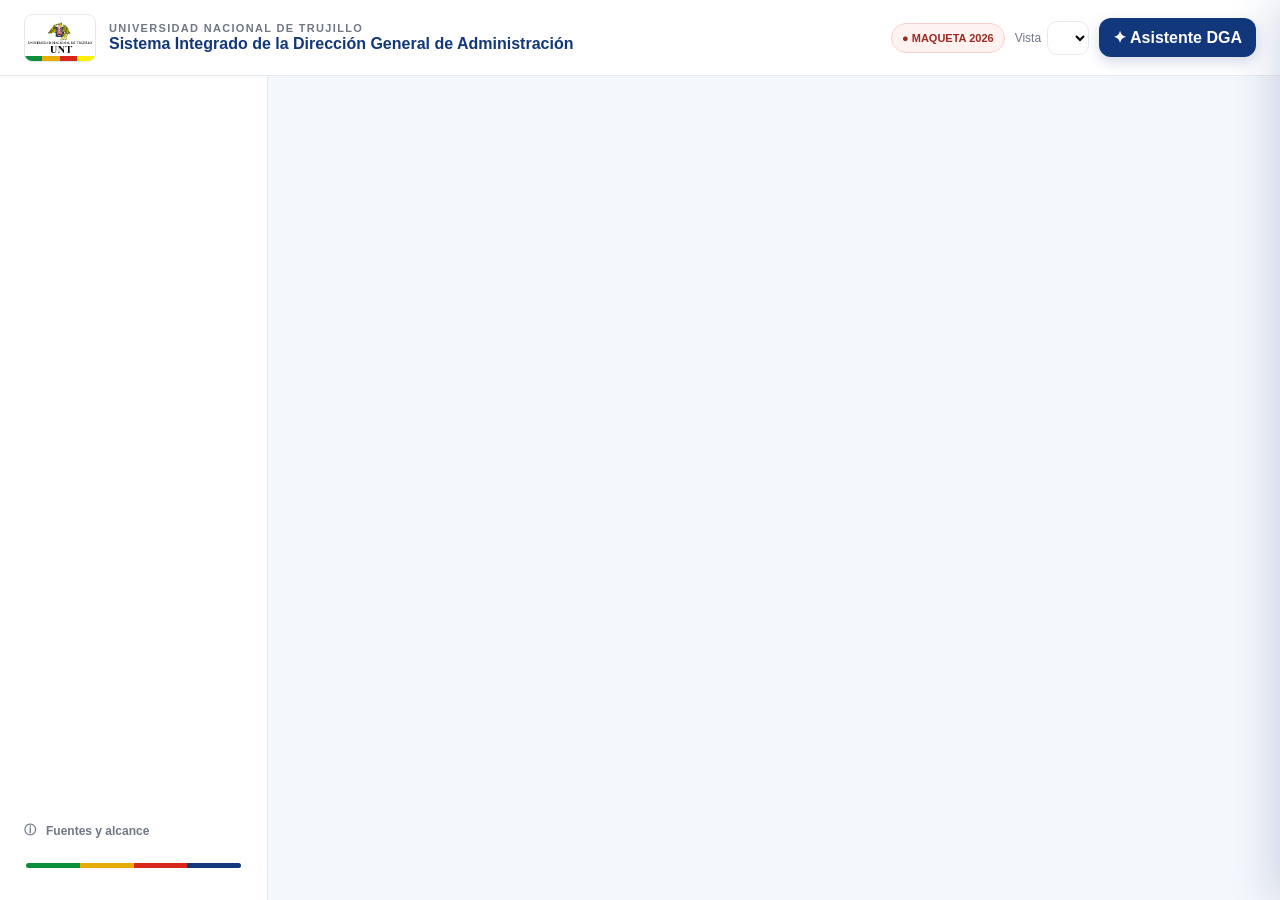
<file: index.html>
<!doctype html>
<html lang="es">
<head>
  <meta charset="utf-8" />
  <meta name="viewport" content="width=device-width, initial-scale=1" />
  <meta name="description" content="Maqueta funcional del Sistema Integrado de la Dirección General de Administración UNT" />
  <title>Sistema Integrado de la Dirección General de Administración UNT</title>
  <link rel="stylesheet" href="styles.css" />
</head>
<body>
  <div id="appShell" class="app-shell">
    <header class="topbar">
      <button id="sidebarToggle" class="icon-btn mobile-only" aria-label="Abrir menú">☰</button>
      <div class="brand" data-route="dashboard" role="button" tabindex="0" aria-label="Ir al inicio">
        <div class="brand-mark official" aria-hidden="true"><img src="assets/unt-logo.png" alt=""></div>
        <div class="brand-copy">
          <div class="brand-university">Universidad Nacional de Trujillo</div>
          <div class="brand-system">Sistema Integrado de la Dirección General de Administración</div>
        </div>
      </div>
      <div class="top-actions">
        <div class="demo-pill" title="Los datos operativos son simulados">● MAQUETA 2026</div>
        <label class="role-picker">
          <span>Vista</span>
          <select id="roleSelect" aria-label="Cambiar perfil de simulación"></select>
        </label>
        <button id="assistantOpen" class="assistant-open">✦ Asistente DGA</button>
      </div>
    </header>

    <aside id="sidebar" class="sidebar">
      <nav id="mainNav" class="main-nav"></nav>
      <div class="sidebar-bottom">
        <button class="nav-item subtle" data-route="sources"><span>ⓘ</span><span>Fuentes y alcance</span></button>
        <div class="palette-strip" aria-hidden="true"><i></i><i></i><i></i><i></i></div>
      </div>
    </aside>

    <main id="mainContent" class="main-content" tabindex="-1"></main>
  </div>

  <aside id="assistantDrawer" class="assistant-drawer" aria-hidden="true">
    <div class="assistant-head">
      <div>
        <div class="eyebrow">ASISTENTE INSTITUCIONAL · DEMO</div>
        <h2>Asistente DGA</h2>
        <p>Consulta tareas, asistencia, proyectos, patrimonio, tesorería, docentes o normativa de la maqueta.</p>
      </div>
      <button id="assistantClose" class="icon-btn" aria-label="Cerrar asistente">✕</button>
    </div>
    <div id="assistantQuick" class="assistant-quick"></div>
    <div id="assistantMessages" class="assistant-messages" aria-live="polite"></div>
    <form id="assistantForm" class="assistant-form">
      <textarea id="assistantInput" rows="2" placeholder="Ej.: ¿Qué tareas tenía Víctor Avalos la semana pasada?"></textarea>
      <button type="submit">Consultar</button>
    </form>
    <div class="assistant-foot">Respuestas generadas sobre los datos de esta maqueta. No sustituye sistemas oficiales ni registros institucionales.</div>
  </aside>
  <div id="drawerBackdrop" class="drawer-backdrop"></div>

  <div id="toast" class="toast" role="status" aria-live="polite"></div>
  <div id="modalRoot"></div>

  <script src="data.js"></script>
  <script src="app.js"></script>
</body>
</html>
</file>
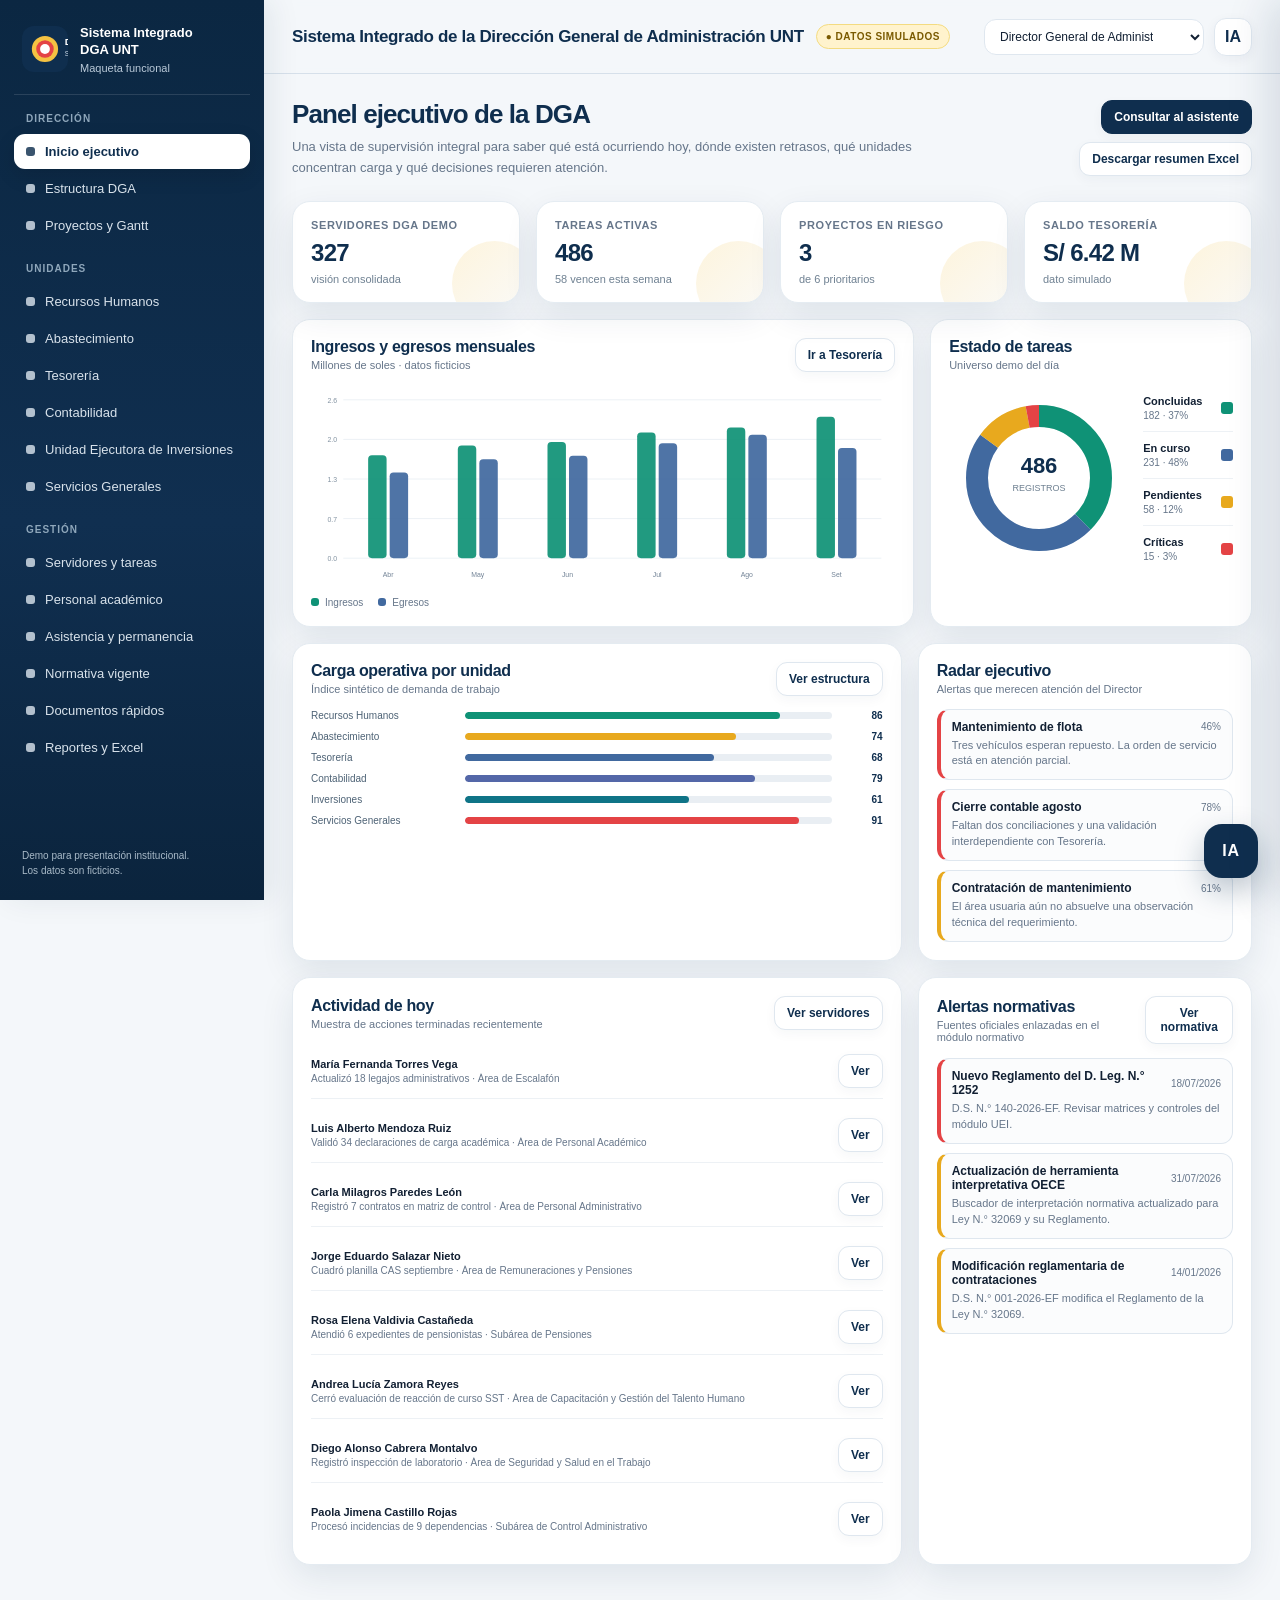
<file: Sistema_Integrado_DGA_UNT_DEMO.html>
<!doctype html>
<html lang="es">
<head>
  <meta charset="utf-8" />
  <meta name="viewport" content="width=device-width, initial-scale=1" />
  <meta name="theme-color" content="#0f2e4e" />
  <meta name="description" content="Maqueta funcional del Sistema Integrado de la Dirección General de Administración de la Universidad Nacional de Trujillo." />
  <title>Sistema Integrado DGA UNT — Maqueta</title>
  
  <style>
:root{
  --navy:#0f2e4e;
  --navy-2:#183f66;
  --ink:#122033;
  --muted:#66768a;
  --line:#dfe7ef;
  --bg:#f4f7fa;
  --card:#ffffff;
  --yellow:#f5c242;
  --red:#e44345;
  --green:#0f9276;
  --teal:#0c8879;
  --blue:#41699f;
  --indigo:#5467a8;
  --cyan:#0f7487;
  --amber:#e8a91e;
  --shadow:0 12px 34px rgba(15,46,78,.09);
  --radius:18px;
  --sidebar:264px;
  --assistant:390px;
}
*{box-sizing:border-box}
html,body{margin:0;padding:0;min-height:100%;font-family:Inter,Segoe UI,Arial,sans-serif;background:var(--bg);color:var(--ink)}
body{overflow-x:hidden}
button,input,select,textarea{font:inherit}
button{cursor:pointer}
a{color:inherit}
.hidden{display:none!important}
.app-shell{display:grid;grid-template-columns:var(--sidebar) minmax(0,1fr);min-height:100vh}
.sidebar{position:sticky;top:0;height:100vh;background:linear-gradient(180deg,#0b2742 0%,#102f50 58%,#0b243d 100%);color:#fff;padding:18px 14px;display:flex;flex-direction:column;z-index:20;box-shadow:8px 0 28px rgba(15,46,78,.08)}
.brand{display:flex;align-items:center;gap:12px;padding:7px 8px 20px;border-bottom:1px solid rgba(255,255,255,.12)}
.brand img{width:46px;height:46px;object-fit:cover;object-position:left;border-radius:12px}
.brand-copy strong{display:block;font-size:13px;line-height:1.3}
.brand-copy span{display:block;margin-top:3px;color:#b9c9d8;font-size:11px}
.nav-section{margin-top:18px}
.nav-label{padding:0 12px 8px;text-transform:uppercase;letter-spacing:.1em;color:#8fa7bb;font-size:10px;font-weight:800}
.nav-btn{width:100%;display:flex;align-items:center;gap:10px;border:0;background:transparent;color:#d8e2eb;padding:10px 12px;border-radius:11px;text-align:left;margin:2px 0;font-size:13px;transition:.18s ease}
.nav-btn:hover{background:rgba(255,255,255,.08);color:#fff}
.nav-btn.active{background:#fff;color:var(--navy);font-weight:800;box-shadow:0 7px 20px rgba(0,0,0,.12)}
.nav-dot{width:9px;height:9px;border-radius:3px;background:currentColor;opacity:.82;flex:none}
.sidebar-footer{margin-top:auto;padding:12px 8px 4px;color:#a9bac8;font-size:10px;line-height:1.5}
.main{min-width:0}
.topbar{height:74px;position:sticky;top:0;z-index:15;display:flex;align-items:center;justify-content:space-between;padding:0 28px;background:rgba(244,247,250,.92);backdrop-filter:blur(14px);border-bottom:1px solid rgba(207,219,230,.8)}
.topbar-left{display:flex;align-items:center;gap:12px;min-width:0}
.topbar-title{font-size:17px;font-weight:900;letter-spacing:-.02em;color:var(--navy);white-space:nowrap;overflow:hidden;text-overflow:ellipsis}
.demo-pill{display:inline-flex;align-items:center;gap:6px;padding:6px 9px;border-radius:999px;background:#fff3cd;color:#7a5a00;border:1px solid #f3db81;font-size:10px;font-weight:800;text-transform:uppercase;letter-spacing:.05em}
.topbar-actions{display:flex;align-items:center;gap:10px}
.role-select{border:1px solid var(--line);background:white;border-radius:12px;padding:9px 34px 9px 11px;color:var(--ink);font-size:12px;max-width:220px}
.icon-btn{width:38px;height:38px;border-radius:12px;border:1px solid var(--line);background:white;color:var(--navy);font-weight:900;display:grid;place-items:center;box-shadow:0 3px 12px rgba(15,46,78,.05)}
.content{padding:26px 28px 48px;max-width:1620px;margin:0 auto}
.hero{display:flex;align-items:flex-start;justify-content:space-between;gap:20px;margin-bottom:22px}
.hero h1{margin:0 0 8px;font-size:26px;line-height:1.12;color:var(--navy);letter-spacing:-.035em}
.hero p{margin:0;color:var(--muted);font-size:13px;line-height:1.6;max-width:780px}
.hero-actions{display:flex;gap:8px;flex-wrap:wrap;justify-content:flex-end}
.btn{border:1px solid var(--line);background:white;color:var(--navy);border-radius:11px;padding:9px 12px;font-size:12px;font-weight:800;display:inline-flex;align-items:center;gap:7px;box-shadow:0 4px 12px rgba(15,46,78,.04)}
.btn:hover{transform:translateY(-1px);box-shadow:0 8px 20px rgba(15,46,78,.08)}
.btn.primary{background:var(--navy);color:#fff;border-color:var(--navy)}
.btn.soft{background:#eef4f9}
.btn.warn{background:#fff5f5;border-color:#ffd0d0;color:#a7282a}
.grid{display:grid;gap:16px}
.grid.kpis{grid-template-columns:repeat(4,minmax(0,1fr));margin-bottom:16px}
.kpi{background:var(--card);border:1px solid #e5ecf2;border-radius:var(--radius);padding:17px 18px;box-shadow:var(--shadow);min-width:0;position:relative;overflow:hidden}
.kpi:after{content:"";position:absolute;inset:auto -18px -24px auto;width:85px;height:85px;border-radius:50%;background:linear-gradient(135deg,rgba(245,194,66,.18),rgba(15,46,78,.02))}
.kpi-label{color:var(--muted);font-size:11px;font-weight:800;text-transform:uppercase;letter-spacing:.055em}
.kpi-value{font-size:24px;color:var(--navy);font-weight:900;margin-top:8px;letter-spacing:-.03em}
.kpi-note{font-size:11px;color:#6f8192;margin-top:6px}
.panel{background:var(--card);border:1px solid #e4ebf1;border-radius:var(--radius);box-shadow:var(--shadow);padding:18px;min-width:0}
.panel-title-row{display:flex;align-items:center;justify-content:space-between;gap:12px;margin-bottom:14px}
.panel h2,.panel h3{margin:0;color:var(--navy);letter-spacing:-.02em}
.panel h2{font-size:16px}.panel h3{font-size:14px}
.panel-sub{color:var(--muted);font-size:11px;margin-top:3px}
.two-col{grid-template-columns:minmax(0,1.55fr) minmax(320px,.85fr)}
.three-col{grid-template-columns:repeat(3,minmax(0,1fr))}
.dashboard-row{grid-template-columns:minmax(0,1.45fr) minmax(300px,.75fr);margin-bottom:16px}
.chart-wrap{width:100%;overflow:hidden}
.svg-chart{width:100%;height:auto;display:block}
.chart-legend{display:flex;gap:15px;flex-wrap:wrap;margin-top:11px;color:var(--muted);font-size:10px}
.legend-item{display:flex;align-items:center;gap:6px}.legend-swatch{width:8px;height:8px;border-radius:3px}
.alert-list{display:flex;flex-direction:column;gap:9px}
.alert-item{border:1px solid var(--line);border-left:4px solid #a5b7c7;border-radius:12px;padding:10px 11px;background:#fbfcfd}
.alert-item.high{border-left-color:var(--red)}.alert-item.medium{border-left-color:var(--amber)}.alert-item.low{border-left-color:var(--green)}
.alert-top{display:flex;align-items:center;justify-content:space-between;gap:10px}
.alert-title{font-weight:800;font-size:12px;color:var(--ink)}
.alert-date{font-size:10px;color:var(--muted)}
.alert-detail{font-size:11px;color:var(--muted);line-height:1.45;margin-top:4px}
.unit-grid{display:grid;grid-template-columns:repeat(3,minmax(0,1fr));gap:14px}
.unit-card{background:white;border:1px solid var(--line);border-radius:16px;padding:16px;position:relative;overflow:hidden;transition:.18s ease;min-height:160px}
.unit-card:hover{transform:translateY(-2px);box-shadow:var(--shadow);border-color:#cdd9e3}
.unit-accent{height:5px;border-radius:999px;width:48px;margin-bottom:12px;background:var(--navy)}
.unit-card h3{font-size:14px;margin:0;color:var(--navy)}
.unit-card p{font-size:11px;color:var(--muted);line-height:1.5;margin:7px 0 13px}
.unit-stats{display:flex;gap:12px;flex-wrap:wrap;font-size:10px;color:#52677a}
.unit-stats strong{font-size:13px;color:var(--ink);margin-right:3px}
.subarea-chips{display:flex;gap:7px;flex-wrap:wrap;margin-top:10px}
.chip{display:inline-flex;align-items:center;border:1px solid var(--line);border-radius:999px;background:#f7fafc;padding:6px 9px;font-size:10px;color:#44596c}
.module-layout{display:grid;grid-template-columns:minmax(0,1fr) 320px;gap:16px}
.norm-panel{position:sticky;top:92px;align-self:start}
.norm-card{border:1px solid var(--line);border-radius:13px;padding:11px;margin-bottom:9px;background:#fbfcfe}
.norm-card strong{display:block;font-size:11px;color:var(--navy)}
.norm-card small{display:block;color:var(--muted);font-size:9px;margin:3px 0 7px}
.norm-card p{font-size:10px;line-height:1.45;color:#596d7f;margin:0 0 8px}
.norm-link{font-size:10px;font-weight:800;color:var(--blue);text-decoration:none}
.norm-link:hover{text-decoration:underline}
.table-wrap{width:100%;overflow:auto;border:1px solid var(--line);border-radius:13px}
table{width:100%;border-collapse:collapse;font-size:11px;background:white}
th{background:#eef3f7;color:#52677a;text-transform:uppercase;letter-spacing:.04em;font-size:9px;text-align:left;padding:10px 11px;border-bottom:1px solid var(--line);white-space:nowrap}
td{padding:10px 11px;border-bottom:1px solid #edf1f5;color:#344a5e;vertical-align:middle}
tr:last-child td{border-bottom:0}tr:hover td{background:#fafcfe}
.status{display:inline-flex;padding:5px 8px;border-radius:999px;font-size:9px;font-weight:800;border:1px solid transparent;white-space:nowrap}
.status.done{background:#eaf8f3;color:#0a725c;border-color:#c9eee2}
.status.progress{background:#edf4fb;color:#2f5f91;border-color:#d5e6f6}
.status.pending{background:#fff4df;color:#8c6500;border-color:#f7deb0}
.status.risk{background:#fff0f0;color:#a5292c;border-color:#ffd1d1}
.progress{height:7px;background:#e9eef3;border-radius:999px;overflow:hidden;min-width:82px}
.progress > span{display:block;height:100%;border-radius:999px;background:linear-gradient(90deg,var(--navy-2),#5c7faa)}
.list-compact{display:flex;flex-direction:column;gap:9px}
.list-row{display:flex;align-items:center;justify-content:space-between;gap:12px;padding:10px 0;border-bottom:1px solid #edf1f5}
.list-row:last-child{border-bottom:0}
.list-main{min-width:0}.list-main strong{font-size:11px;color:var(--ink);display:block}.list-main span{font-size:10px;color:var(--muted);display:block;margin-top:3px;white-space:nowrap;overflow:hidden;text-overflow:ellipsis}
.metric-bar{display:grid;grid-template-columns:145px minmax(80px,1fr) 42px;gap:9px;align-items:center;margin:10px 0}
.metric-bar label{font-size:10px;color:#4d6275;white-space:nowrap;overflow:hidden;text-overflow:ellipsis}.metric-bar b{font-size:10px;text-align:right;color:var(--navy)}
.filters{display:flex;gap:8px;flex-wrap:wrap;margin-bottom:14px}.filter-input,.filter-select{border:1px solid var(--line);border-radius:10px;padding:9px 10px;background:white;color:var(--ink);font-size:11px;min-width:160px}.filter-input{flex:1;min-width:240px}
.people-grid{display:grid;grid-template-columns:repeat(3,minmax(0,1fr));gap:12px}
.person-card{border:1px solid var(--line);border-radius:15px;background:white;padding:14px;transition:.18s}.person-card:hover{box-shadow:var(--shadow);transform:translateY(-1px)}
.person-head{display:flex;align-items:center;gap:10px}.avatar{width:38px;height:38px;border-radius:12px;background:linear-gradient(135deg,var(--navy),#52769b);color:white;display:grid;place-items:center;font-weight:900;font-size:12px;flex:none}.person-head strong{font-size:12px;color:var(--navy);display:block}.person-head span{font-size:10px;color:var(--muted);display:block;margin-top:2px}.person-meta{display:grid;grid-template-columns:1fr 1fr;gap:7px;margin:12px 0;font-size:10px;color:#52677a}.person-meta b{color:var(--ink)}
.teacher-grid{display:grid;grid-template-columns:repeat(2,minmax(0,1fr));gap:12px}.teacher-card{border:1px solid var(--line);border-radius:16px;padding:15px;background:white}.teacher-card h3{font-size:13px;color:var(--navy);margin:0}.teacher-card p{font-size:10px;color:var(--muted);line-height:1.45}.teacher-metrics{display:grid;grid-template-columns:repeat(4,1fr);gap:7px;margin-top:11px}.mini-stat{background:#f5f8fb;border-radius:10px;padding:8px;text-align:center}.mini-stat b{display:block;color:var(--navy);font-size:13px}.mini-stat span{font-size:8px;color:var(--muted)}
.gantt{overflow:auto;border:1px solid var(--line);border-radius:14px}.gantt-row{display:grid;grid-template-columns:240px 105px minmax(520px,1fr);min-width:900px;border-bottom:1px solid #edf1f5;background:white}.gantt-row:last-child{border-bottom:0}.gantt-head{background:#eef3f7;color:#52677a;font-size:9px;font-weight:800;text-transform:uppercase;letter-spacing:.04em}.gantt-cell{padding:11px}.gantt-timeline{position:relative;display:grid;grid-template-columns:repeat(6,1fr);align-items:center;background-image:linear-gradient(to right,transparent calc(100% - 1px),#edf1f5 0);background-size:16.666% 100%;min-height:46px}.gantt-bar{height:18px;border-radius:999px;background:linear-gradient(90deg,#315a83,#5f84aa);position:relative;overflow:hidden;box-shadow:0 3px 8px rgba(49,90,131,.18)}.gantt-bar.risk{background:linear-gradient(90deg,#b83a3d,#e56b6e)}.gantt-bar span{position:absolute;left:8px;top:3px;color:#fff;font-size:9px;font-weight:800;white-space:nowrap}
.report-grid{display:grid;grid-template-columns:repeat(3,minmax(0,1fr));gap:12px}.report-card{border:1px solid var(--line);border-radius:15px;padding:15px;background:white}.report-card h3{font-size:13px;color:var(--navy);margin:0 0 6px}.report-card p{font-size:10px;color:var(--muted);line-height:1.45;min-height:43px}.report-card .btn{margin-top:6px}
.dropzone{border:1.5px dashed #bdccd9;border-radius:14px;padding:18px;text-align:center;background:#f9fbfd}.dropzone strong{font-size:11px;color:var(--navy)}.dropzone p{font-size:10px;color:var(--muted);margin:5px 0 10px}.dropzone input{max-width:100%;font-size:10px}
.doc-form{display:grid;grid-template-columns:repeat(2,minmax(0,1fr));gap:11px}.field label{display:block;font-size:9px;text-transform:uppercase;letter-spacing:.05em;font-weight:800;color:#617589;margin-bottom:5px}.field input,.field select,.field textarea{width:100%;border:1px solid var(--line);border-radius:10px;padding:9px 10px;font-size:11px;background:white}.field textarea{min-height:95px;resize:vertical}.field.full{grid-column:1/-1}
.modal-backdrop{position:fixed;inset:0;background:rgba(5,20,34,.42);z-index:80;display:grid;place-items:center;padding:20px}.modal{background:white;width:min(920px,96vw);max-height:88vh;overflow:auto;border-radius:20px;box-shadow:0 30px 80px rgba(0,0,0,.25);padding:20px;position:relative}.modal-close{position:absolute;right:14px;top:14px}.profile-grid{display:grid;grid-template-columns:260px minmax(0,1fr);gap:18px}.profile-aside{background:#f3f7fa;border-radius:16px;padding:16px}.profile-aside h2{font-size:16px;margin:10px 0 5px;color:var(--navy)}.profile-aside p{font-size:10px;color:var(--muted);line-height:1.5}.profile-kv{display:grid;grid-template-columns:1fr 1fr;gap:8px;margin-top:14px}.profile-kv div{background:white;border:1px solid var(--line);border-radius:10px;padding:8px}.profile-kv b{display:block;font-size:11px;color:var(--navy)}.profile-kv span{font-size:8px;color:var(--muted)}
.assistant-fab{position:fixed;right:22px;bottom:22px;z-index:45;width:54px;height:54px;border-radius:18px;border:0;background:var(--navy);color:#fff;box-shadow:0 12px 30px rgba(15,46,78,.28);font-weight:900;letter-spacing:.04em}
.assistant-drawer{position:fixed;right:0;top:0;height:100vh;width:min(var(--assistant),95vw);background:#fff;z-index:70;border-left:1px solid var(--line);box-shadow:-18px 0 42px rgba(15,46,78,.14);display:flex;flex-direction:column;transform:translateX(102%);transition:.22s ease}.assistant-drawer.open{transform:translateX(0)}.assistant-head{padding:17px;border-bottom:1px solid var(--line);display:flex;align-items:center;justify-content:space-between;background:linear-gradient(180deg,#f8fbfd,#fff)}.assistant-head h3{margin:0;color:var(--navy);font-size:14px}.assistant-head small{color:var(--muted);font-size:9px}.assistant-body{flex:1;overflow:auto;padding:14px;background:#f6f9fb}.bubble{max-width:90%;padding:10px 11px;border-radius:14px;margin:7px 0;font-size:11px;line-height:1.55;white-space:pre-wrap}.bubble.ai{background:#fff;border:1px solid var(--line);color:#344a5e;border-bottom-left-radius:5px}.bubble.user{margin-left:auto;background:var(--navy);color:#fff;border-bottom-right-radius:5px}.assistant-chips{display:flex;gap:6px;flex-wrap:wrap;padding:0 14px 10px;background:#fff}.assistant-chip{border:1px solid var(--line);background:#f7fafc;color:#4b6073;border-radius:999px;padding:6px 8px;font-size:9px}.assistant-form{display:flex;gap:7px;padding:12px 14px 14px;border-top:1px solid var(--line);background:#fff}.assistant-form input{flex:1;border:1px solid var(--line);border-radius:11px;padding:10px;font-size:11px}.assistant-form button{border:0;border-radius:11px;background:var(--navy);color:#fff;padding:0 13px;font-weight:900}
.toast{position:fixed;left:50%;bottom:24px;transform:translate(-50%,30px);opacity:0;background:#122f4d;color:#fff;padding:10px 14px;border-radius:12px;z-index:100;font-size:11px;box-shadow:0 12px 28px rgba(0,0,0,.18);transition:.2s}.toast.show{transform:translate(-50%,0);opacity:1}
.empty{padding:32px;text-align:center;color:var(--muted);font-size:11px}
.search-highlight{background:#fff2af;padding:0 2px;border-radius:3px}
@media(max-width:1180px){.grid.kpis{grid-template-columns:repeat(2,1fr)}.unit-grid{grid-template-columns:repeat(2,1fr)}.people-grid{grid-template-columns:repeat(2,1fr)}.module-layout{grid-template-columns:1fr}.norm-panel{position:relative;top:auto}.dashboard-row,.two-col{grid-template-columns:1fr}}
@media(max-width:860px){:root{--sidebar:78px}.brand-copy,.nav-label,.nav-btn span:not(.nav-dot),.sidebar-footer{display:none}.brand{justify-content:center;padding:7px 0 17px}.brand img{width:45px}.nav-btn{justify-content:center;padding:13px}.topbar{padding:0 15px}.content{padding:20px 15px 40px}.topbar-title{font-size:14px}.demo-pill{display:none}.role-select{max-width:155px}.unit-grid,.people-grid,.teacher-grid,.report-grid{grid-template-columns:1fr}.hero{flex-direction:column}.hero-actions{justify-content:flex-start}.profile-grid{grid-template-columns:1fr}}
@media(max-width:560px){.grid.kpis{grid-template-columns:1fr}.topbar-actions .icon-btn{display:none}.role-select{max-width:130px}.doc-form{grid-template-columns:1fr}.field.full{grid-column:auto}.content{padding-inline:11px}.panel{padding:14px}.hero h1{font-size:22px}}

</style>
</head>
<body>
  <div class="app-shell">
    <aside class="sidebar" aria-label="Navegación principal">
      <div class="brand">
        <img src="[data-uri]" alt="DGA UNT" />
        <div class="brand-copy">
          <strong>Sistema Integrado<br>DGA UNT</strong>
          <span>Maqueta funcional</span>
        </div>
      </div>

      <div class="nav-section">
        <div class="nav-label">Dirección</div>
        <button class="nav-btn active" data-view="dashboard"><i class="nav-dot"></i><span>Inicio ejecutivo</span></button>
        <button class="nav-btn" data-view="org"><i class="nav-dot"></i><span>Estructura DGA</span></button>
        <button class="nav-btn" data-view="projects"><i class="nav-dot"></i><span>Proyectos y Gantt</span></button>
      </div>

      <div class="nav-section">
        <div class="nav-label">Unidades</div>
        <button class="nav-btn" data-module="rh"><i class="nav-dot"></i><span>Recursos Humanos</span></button>
        <button class="nav-btn" data-module="abastecimiento"><i class="nav-dot"></i><span>Abastecimiento</span></button>
        <button class="nav-btn" data-module="tesoreria"><i class="nav-dot"></i><span>Tesorería</span></button>
        <button class="nav-btn" data-module="contabilidad"><i class="nav-dot"></i><span>Contabilidad</span></button>
        <button class="nav-btn" data-module="inversiones"><i class="nav-dot"></i><span>Unidad Ejecutora de Inversiones</span></button>
        <button class="nav-btn" data-module="servicios"><i class="nav-dot"></i><span>Servicios Generales</span></button>
      </div>

      <div class="nav-section">
        <div class="nav-label">Gestión</div>
        <button class="nav-btn" data-view="people"><i class="nav-dot"></i><span>Servidores y tareas</span></button>
        <button class="nav-btn" data-view="academic"><i class="nav-dot"></i><span>Personal académico</span></button>
        <button class="nav-btn" data-view="attendance"><i class="nav-dot"></i><span>Asistencia y permanencia</span></button>
        <button class="nav-btn" data-view="norms"><i class="nav-dot"></i><span>Normativa vigente</span></button>
        <button class="nav-btn" data-view="documents"><i class="nav-dot"></i><span>Documentos rápidos</span></button>
        <button class="nav-btn" data-view="reports"><i class="nav-dot"></i><span>Reportes y Excel</span></button>
      </div>
      <div class="sidebar-footer">Demo para presentación institucional.<br>Los datos son ficticios.</div>
    </aside>

    <main class="main">
      <header class="topbar">
        <div class="topbar-left">
          <div class="topbar-title">Sistema Integrado de la Dirección General de Administración UNT</div>
          <div class="demo-pill">● Datos simulados</div>
        </div>
        <div class="topbar-actions">
          <select id="roleSelect" class="role-select" aria-label="Perfil de acceso simulado">
            <option value="director">Director General de Administración</option>
            <option value="rh">Jefatura de Recursos Humanos</option>
            <option value="abastecimiento">Jefatura de Abastecimiento</option>
            <option value="tesoreria">Jefatura de Tesorería</option>
            <option value="contabilidad">Jefatura de Contabilidad</option>
            <option value="inversiones">Jefatura UEI</option>
            <option value="servicios">Jefatura de Servicios Generales</option>
            <option value="servidor">Servidor / Mi trabajo</option>
          </select>
          <button class="icon-btn" id="openAssistantTop" title="Abrir asistente">IA</button>
        </div>
      </header>

      <section id="appContent" class="content" aria-live="polite"></section>
    </main>
  </div>

  <button class="assistant-fab" id="assistantFab" title="Asistente DGA">IA</button>

  <aside class="assistant-drawer" id="assistantDrawer" aria-label="Asistente DGA">
    <div class="assistant-head">
      <div>
        <h3>Asistente DGA</h3>
        <small>Modo demostración · respuestas sobre la data ficticia</small>
      </div>
      <button class="icon-btn" id="closeAssistant" aria-label="Cerrar">×</button>
    </div>
    <div class="assistant-body" id="assistantBody"></div>
    <div class="assistant-chips">
      <button class="assistant-chip" data-prompt="¿Qué proyectos están retrasados?">Proyectos retrasados</button>
      <button class="assistant-chip" data-prompt="¿Quién llegó tarde hoy?">Tardanzas de hoy</button>
      <button class="assistant-chip" data-prompt="¿Cuál es el saldo de tesorería?">Saldo de Tesorería</button>
      <button class="assistant-chip" data-prompt="¿Qué alertas normativas hay?">Alertas normativas</button>
      <button class="assistant-chip" data-prompt="¿Cómo va Gestión del Rendimiento?">GDR 2026</button>
    </div>
    <form class="assistant-form" id="assistantForm">
      <input id="assistantInput" autocomplete="off" placeholder="Pregunta por tareas, personas, proyectos, saldos, normas..." />
      <button type="submit">Enviar</button>
    </form>
  </aside>

  <div id="modalRoot"></div>
  <div class="toast" id="toast"></div>

  <script>
window.DGA_DEMO_DATA = {
  meta: {
    title: "Sistema Integrado de la Dirección General de Administración UNT",
    shortTitle: "Sistema Integrado DGA UNT",
    version: "Maqueta funcional v0.1",
    disclaimer: "Todos los nombres, cifras, estados, fechas operativas y montos de esta maqueta son ficticios y se muestran únicamente con fines de demostración.",
    referenceDate: "11/09/2026"
  },
  modules: {
    dga: {
      name: "Dirección General de Administración",
      short: "DGA",
      accent: "navy",
      description: "Vista ejecutiva transversal de la gestión administrativa, seguimiento de encargos, documentos, comités, alertas y decisiones.",
      subareas: ["Despacho DGA", "Gestión documentaria", "Asesoría técnica", "Comités y encargos"],
      kpis: [
        ["Expedientes activos", "184", "+12 esta semana"],
        ["Encargos directivos", "37", "6 críticos"],
        ["Documentos por firmar", "14", "5 vencen hoy"],
        ["Alertas transversales", "9", "3 alta prioridad"]
      ],
      taskTemplates: [
        "Revisar expediente administrativo y validar sustento normativo",
        "Elaborar informe situacional para decisión de la Dirección General",
        "Proyectar documento administrativo y gestionar su trazabilidad",
        "Dar seguimiento a acuerdo de comité o encargo institucional"
      ]
    },
    rh: {
      name: "Unidad de Recursos Humanos",
      short: "Recursos Humanos",
      accent: "teal",
      description: "Gestión integral del SAGRH: empleo, compensación, rendimiento, capacitación, relaciones humanas, SST, escalafón y control de asistencia.",
      subareas: [
        "Área de Escalafón", "Área de Personal Académico", "Área de Personal Administrativo",
        "Área de Remuneraciones y Pensiones", "Subárea de Pensiones",
        "Área de Capacitación y Gestión del Talento Humano", "Área de Seguridad y Salud en el Trabajo",
        "Subárea de Control Administrativo", "Subárea de Control Docente",
        "Secretaría Técnica de Procedimientos Administrativos Disciplinarios", "Gestión del Rendimiento"
      ],
      kpis: [
        ["Servidores UNT", "1,864", "demo institucional"],
        ["Planillas del mes", "8/9", "88.9% procesado"],
        ["GDR en seguimiento", "712", "ciclo 2026"],
        ["Legajos actualizados", "91.4%", "+2.7 pp"]
      ],
      taskTemplates: [
        "Actualizar legajo y registro escalafonario con documentación validada",
        "Revisar acción de personal y elaborar proyecto de informe o resolución",
        "Procesar incidencia de asistencia y permanencia del personal",
        "Actualizar avance de meta y evidencia del ciclo de Gestión del Rendimiento",
        "Verificar cálculo o incidencia para planilla y aplicativos correspondientes"
      ]
    },
    abastecimiento: {
      name: "Unidad de Abastecimiento",
      short: "Abastecimiento",
      accent: "amber",
      description: "Programación, contratación, órdenes, almacén, patrimonio y seguimiento de la cadena de abastecimiento público.",
      subareas: ["Programación y contrataciones", "Área de Almacén General", "Área de Control Patrimonial"],
      kpis: [
        ["Requerimientos activos", "126", "23 por priorizar"],
        ["Órdenes de servicio", "84", "76 notificadas"],
        ["Órdenes de compra", "41", "35 en ejecución"],
        ["Bienes patrimoniales", "28,460", "94.7% conciliado"]
      ],
      taskTemplates: [
        "Revisar requerimiento, TDR/especificaciones y disponibilidad para contratación",
        "Emitir y notificar orden de servicio con condiciones verificadas",
        "Actualizar Cuadro Multianual de Necesidades y catálogo SIGA",
        "Registrar recepción, distribución y movimiento de bienes en almacén",
        "Actualizar estado, ubicación y acto patrimonial de bienes institucionales"
      ]
    },
    tesoreria: {
      name: "Unidad de Tesorería",
      short: "Tesorería",
      accent: "blue",
      description: "Control de ingresos, pagos, giros, rendiciones, garantías, conciliaciones y posición de caja institucional.",
      subareas: ["Área de Gestión de Ingresos", "Área de Gestión de Egresos"],
      kpis: [
        ["Saldo operativo demo", "S/ 6.42 M", "al 11/09"],
        ["Pagos programados", "S/ 1.18 M", "próximos 7 días"],
        ["Ingresos del mes", "S/ 2.36 M", "+8.2% vs ago."],
        ["Rendiciones pendientes", "27", "7 fuera de plazo"]
      ],
      taskTemplates: [
        "Registrar y conciliar captación de ingresos con SIAF y reportes internos",
        "Revisar expediente de pago y validar retenciones, detracciones o garantías",
        "Registrar y verificar giro conforme al cronograma institucional",
        "Controlar encargos, viáticos y rendiciones pendientes",
        "Actualizar reporte de caja, ingresos, pagos y saldos"
      ]
    },
    contabilidad: {
      name: "Unidad de Contabilidad",
      short: "Contabilidad",
      accent: "indigo",
      description: "Registro, control, devengado, conciliación, integración contable y preparación de estados financieros y presupuestales.",
      subareas: ["Área de Control y Devengado", "Área de Integración Contable"],
      kpis: [
        ["Devengados del mes", "S/ 4.87 M", "92.3% revisado"],
        ["Conciliaciones", "17/20", "85% cerradas"],
        ["Expedientes observados", "18", "6 críticos"],
        ["Cierre contable", "78%", "meta 15/09"]
      ],
      taskTemplates: [
        "Revisar expediente de gasto y formalizar devengado con sustento completo",
        "Conciliar cuenta contable y regularizar diferencias identificadas",
        "Preparar reporte de ingresos y gastos por centro de costo",
        "Integrar información contable para estados financieros y presupuestales"
      ]
    },
    inversiones: {
      name: "Unidad Ejecutora de Inversiones",
      short: "Inversiones",
      accent: "cyan",
      description: "Seguimiento de la fase de ejecución de inversiones, expedientes técnicos, ejecución física-financiera, modificaciones y alertas de plazo.",
      subareas: ["Cartera de inversiones", "Expedientes técnicos", "Ejecución física y financiera", "Asuntos legales UEI"],
      kpis: [
        ["Inversiones activas", "14", "3 con alerta"],
        ["Monto actualizado", "S/ 48.6 M", "cartera demo"],
        ["Avance físico", "67.8%", "+4.1 pp mes"],
        ["Avance financiero", "63.2%", "brecha 4.6 pp"]
      ],
      taskTemplates: [
        "Revisar expediente técnico o documento equivalente de inversión",
        "Actualizar avance físico y financiero de inversión",
        "Emitir informe técnico o legal sobre modificación durante ejecución",
        "Atender observación de control y actualizar documentación de la inversión"
      ]
    },
    servicios: {
      name: "Unidad de Servicios Generales",
      short: "Servicios Generales",
      accent: "red",
      description: "Operación, mantenimiento y soporte físico institucional: limpieza, áreas verdes, talleres, transportes y requerimientos técnicos.",
      subareas: ["Área de Limpieza", "Áreas Verdes", "Área de Talleres", "Área de Transportes", "Mantenimiento transversal"],
      kpis: [
        ["Órdenes de trabajo", "93", "81 atendidas"],
        ["Vehículos operativos", "18/21", "85.7%"],
        ["Incidencias críticas", "5", "2 sin asignar"],
        ["Cumplimiento semanal", "91.8%", "+3.2 pp"]
      ],
      taskTemplates: [
        "Atender orden de trabajo de mantenimiento y registrar materiales utilizados",
        "Ejecutar ruta o comisión de servicio y registrar recorrido e incidencias",
        "Verificar limpieza, orden y condiciones del ambiente asignado",
        "Ejecutar actividad programada de jardinería y comunicar incidencias",
        "Realizar inspección técnica y emitir reporte de condición de infraestructura"
      ]
    }
  },
  sagrhSubsystems: [
    {
      name: "Ss1. Planificación de políticas de recursos humanos",
      processes: ["Estrategia, políticas y procedimientos", "Planificación de recursos humanos"],
      unt: "URH / jefatura y soporte técnico"
    },
    {
      name: "Ss2. Organización del trabajo y su distribución",
      processes: ["Diseño de puestos", "Administración de puestos"],
      unt: "Personal Administrativo, Personal Académico y Escalafón"
    },
    {
      name: "Ss3. Gestión del empleo",
      processes: ["Selección", "Vinculación", "Inducción", "Periodo de prueba", "Administración de legajos", "Control de asistencia", "Desplazamiento", "Procedimientos disciplinarios", "Desvinculación"],
      unt: "Personal Administrativo, Personal Académico, Escalafón, Control Administrativo/Docente y STPAD"
    },
    {
      name: "Ss4. Gestión del rendimiento",
      processes: ["Gestión del rendimiento"],
      unt: "Gestión del Rendimiento / URH"
    },
    {
      name: "Ss5. Gestión de la compensación",
      processes: ["Administración de compensaciones", "Administración de pensiones"],
      unt: "Remuneraciones y Pensiones / Subárea de Pensiones"
    },
    {
      name: "Ss6. Gestión del desarrollo y la capacitación",
      processes: ["Capacitación", "Progresión en la carrera"],
      unt: "Capacitación y Gestión del Talento Humano, con áreas de personal según corresponda"
    },
    {
      name: "Ss7. Gestión de relaciones humanas y sociales",
      processes: ["Relaciones laborales individuales y colectivas", "Seguridad y salud en el trabajo", "Bienestar social", "Cultura y clima organizacional", "Comunicación interna"],
      unt: "SST y funciones de relaciones humanas/sociales de la URH"
    }
  ],
  norms: [
    {
      id: "rof",
      scope: ["dga","rh","abastecimiento","tesoreria","contabilidad","inversiones","servicios"],
      title: "ROF de la Universidad Nacional de Trujillo",
      code: "R.R. N.° 1173-2022/UNT",
      status: "Base organizacional",
      summary: "Formaliza la estructura orgánica de la UNT y ubica a la DGA con las unidades de Recursos Humanos, Abastecimiento, Tesorería, Contabilidad, Unidad Ejecutora de Inversiones y Servicios Generales.",
      url: "https://transparencia.unitru.edu.pe/ROF%20UNT%20/02%20%20ROF%20UNT%20RR%201173-2022.pdf"
    },
    {
      id: "sagrh",
      scope: ["rh"],
      title: "Sistema Administrativo de Gestión de Recursos Humanos",
      code: "Ley N.° 30057 + normativa SERVIR",
      status: "Vigente / compendio SERVIR",
      summary: "Marco del servicio civil y de los 7 subsistemas y 23 procesos del SAGRH. La maqueta distribuye la información de RR. HH. por las áreas existentes en la UNT, sin reemplazar su estructura interna.",
      url: "https://www.gob.pe/institucion/servir/colecciones/9688-procesos-del-sistema-administrativo-de-gestion-de-recursos-humanos-sagrh"
    },
    {
      id: "sst",
      scope: ["rh"],
      title: "Ley de Seguridad y Salud en el Trabajo",
      code: "Ley N.° 29783",
      status: "Vigente",
      summary: "Marco general para la gestión preventiva de seguridad y salud en el trabajo, capacitación, investigación de incidentes y obligaciones de prevención.",
      url: "https://www.gob.pe/institucion/congreso-de-la-republica/normas-legales/462576-29783"
    },
    {
      id: "sna",
      scope: ["abastecimiento"],
      title: "Sistema Nacional de Abastecimiento",
      code: "D. Leg. N.° 1439 + D.S. N.° 217-2019-EF",
      status: "Vigente",
      summary: "Regula la Cadena de Abastecimiento Público: programación multianual, gestión de adquisiciones y administración de bienes.",
      url: "https://www.gob.pe/8362-ministerio-de-economia-y-finanzas-sistema-nacional-de-abastecimiento-sna"
    },
    {
      id: "contrataciones",
      scope: ["abastecimiento"],
      title: "Ley General de Contrataciones Públicas",
      code: "Ley N.° 32069 + D.S. N.° 009-2025-EF",
      status: "Vigente desde 22/04/2025",
      summary: "Marco actual de contratación pública. Incluye modificaciones reglamentarias de 2026 y normativa complementaria del OECE.",
      url: "https://www.gob.pe/institucion/oece/informes-publicaciones/6444155-ley-n-32069-ley-general-de-contrataciones-publicas-y-modificatorias"
    },
    {
      id: "tesoreria",
      scope: ["tesoreria"],
      title: "Sistema Nacional de Tesorería",
      code: "D. Leg. N.° 1441",
      status: "Vigente",
      summary: "Marco para la gestión de fondos públicos, percepción, administración y pago de obligaciones del Sector Público.",
      url: "https://www.gob.pe/institucion/mef/normas-legales/201361-1441"
    },
    {
      id: "contabilidad",
      scope: ["contabilidad"],
      title: "Sistema Nacional de Contabilidad",
      code: "TUO D. Leg. N.° 1438 – D.S. N.° 057-2022-EF",
      status: "Vigente",
      summary: "Regula el registro y evaluación contable de hechos económicos, financieros y patrimoniales del Sector Público y la rendición de cuentas.",
      url: "https://www.mef.gob.pe/es/sistema-nacional-de-contabilidad"
    },
    {
      id: "invierte",
      scope: ["inversiones"],
      title: "Sistema Nacional de Programación Multianual y Gestión de Inversiones",
      code: "D. Leg. N.° 1252 + D.S. N.° 140-2026-EF",
      status: "Reglamento 2026",
      summary: "Marco de Invierte.pe para programación, formulación, evaluación y ejecución de inversiones públicas; la maqueta prioriza el seguimiento de la fase de ejecución de la UEI.",
      url: "https://www.gob.pe/institucion/mef/normas-legales/8402978-140-2026-ef"
    },
    {
      id: "lpag",
      scope: ["dga","rh","abastecimiento","tesoreria","contabilidad","inversiones","servicios"],
      title: "TUO de la Ley del Procedimiento Administrativo General",
      code: "Ley N.° 27444 – D.S. N.° 004-2019-JUS",
      status: "Marco transversal",
      summary: "Base transversal para actuaciones administrativas, plazos, notificaciones, validez de actos y debido procedimiento.",
      url: "https://www.gob.pe/institucion/minjus/normas-legales/279563-004-2019-jus"
    }
  ],
  normativeAlerts: [
    {date:"18/07/2026", level:"alta", module:"inversiones", title:"Nuevo Reglamento del D. Leg. N.° 1252", detail:"D.S. N.° 140-2026-EF. Revisar matrices y controles del módulo UEI."},
    {date:"31/07/2026", level:"media", module:"abastecimiento", title:"Actualización de herramienta interpretativa OECE", detail:"Buscador de interpretación normativa actualizado para Ley N.° 32069 y su Reglamento."},
    {date:"14/01/2026", level:"media", module:"abastecimiento", title:"Modificación reglamentaria de contrataciones", detail:"D.S. N.° 001-2026-EF modifica el Reglamento de la Ley N.° 32069."},
    {date:"22/09/2025", level:"baja", module:"rh", title:"Compendio normativo actualizado del SAGRH", detail:"SERVIR consolida Ley N.° 30057, reglamentos, 7 subsistemas y 23 procesos."}
  ],
  people: [
    {id:"S001",name:"María Fernanda Torres Vega",unit:"rh",area:"Área de Escalafón",role:"Técnico en Escalafón",regime:"D. Leg. 276",entry:"12/03/2017",salary:"S/ 3,420",gdr:92,status:"Activo",lastActivity:"Actualizó 18 legajos administrativos",tasks:[
      ["Actualizar legajos administrativos asignados",84,"En curso","13/09/2026"],
      ["Emitir reportes escalafonarios solicitados",100,"Concluido","11/09/2026"],
      ["Depurar registros de licencias y movimientos",58,"En curso","18/09/2026"]]},
    {id:"S002",name:"Luis Alberto Mendoza Ruiz",unit:"rh",area:"Área de Personal Académico",role:"Analista de personal docente",regime:"CAS",entry:"08/08/2021",salary:"S/ 4,300",gdr:88,status:"Activo",lastActivity:"Validó 34 declaraciones de carga académica",tasks:[
      ["Validar declaraciones de carga académica",73,"En curso","15/09/2026"],
      ["Revisar incompatibilidades de carga docente",45,"En curso","17/09/2026"],
      ["Preparar informe de proceso de contratación docente",100,"Concluido","10/09/2026"]]},
    {id:"S003",name:"Carla Milagros Paredes León",unit:"rh",area:"Área de Personal Administrativo",role:"Asistente de RR. HH.",regime:"CAS",entry:"04/01/2024",salary:"S/ 3,800",gdr:94,status:"Activo",lastActivity:"Registró 7 contratos en matriz de control",tasks:[
      ["Revisar expedientes de contratación administrativa",80,"En curso","13/09/2026"],
      ["Actualizar altas y bajas del personal",66,"En curso","14/09/2026"],
      ["Consolidar incidencias para informe mensual",30,"Pendiente","20/09/2026"]]},
    {id:"S004",name:"Jorge Eduardo Salazar Nieto",unit:"rh",area:"Área de Remuneraciones y Pensiones",role:"Especialista en planillas",regime:"D. Leg. 276",entry:"17/05/2011",salary:"S/ 5,160",gdr:90,status:"Activo",lastActivity:"Cuadró planilla CAS septiembre",tasks:[
      ["Procesar planilla CAS septiembre",92,"En curso","12/09/2026"],
      ["Validar retenciones y aportes",77,"En curso","12/09/2026"],
      ["Presentar declaración PLAME",20,"Pendiente","18/09/2026"]]},
    {id:"S005",name:"Rosa Elena Valdivia Castañeda",unit:"rh",area:"Subárea de Pensiones",role:"Técnico administrativo",regime:"D. Leg. 276",entry:"22/10/2014",salary:"S/ 3,590",gdr:89,status:"Activo",lastActivity:"Atendió 6 expedientes de pensionistas",tasks:[
      ["Actualizar padrón de pensionistas",71,"En curso","19/09/2026"],
      ["Revisar expedientes de reconocimiento pensionario",50,"En curso","20/09/2026"],
      ["Preparar reporte de trámites pendientes",100,"Concluido","11/09/2026"]]},
    {id:"S006",name:"Andrea Lucía Zamora Reyes",unit:"rh",area:"Área de Capacitación y Gestión del Talento Humano",role:"Analista de capacitación",regime:"CAS",entry:"10/02/2023",salary:"S/ 4,100",gdr:95,status:"Activo",lastActivity:"Cerró evaluación de reacción de curso SST",tasks:[
      ["Actualizar seguimiento del PDP 2026",81,"En curso","14/09/2026"],
      ["Consolidar evaluación de acciones de capacitación",63,"En curso","16/09/2026"],
      ["Programar asistencia técnica de octubre",25,"Pendiente","23/09/2026"]]},
    {id:"S007",name:"Diego Alonso Cabrera Montalvo",unit:"rh",area:"Área de Seguridad y Salud en el Trabajo",role:"Asistente SST",regime:"CAS",entry:"01/06/2022",salary:"S/ 4,250",gdr:93,status:"Activo",lastActivity:"Registró inspección de laboratorio",tasks:[
      ["Actualizar matriz IPERC de laboratorios",62,"En curso","22/09/2026"],
      ["Investigar incidente reportado",70,"En curso","13/09/2026"],
      ["Ejecutar capacitación preventiva",100,"Concluido","09/09/2026"]]},
    {id:"S008",name:"Paola Jimena Castillo Rojas",unit:"rh",area:"Subárea de Control Administrativo",role:"Técnico de control",regime:"D. Leg. 276",entry:"15/09/2018",salary:"S/ 3,380",gdr:91,status:"Activo",lastActivity:"Procesó incidencias de 9 dependencias",tasks:[
      ["Procesar incidencias de asistencia 276",88,"En curso","12/09/2026"],
      ["Supervisar permanencia en dependencias asignadas",60,"En curso","13/09/2026"],
      ["Actualizar base SACA",76,"En curso","13/09/2026"]]},
    {id:"S009",name:"Martín Sebastián Rivas Luna",unit:"rh",area:"Subárea de Control Docente",role:"Asistente de control y permanencia",regime:"CAS",entry:"03/03/2025",salary:"S/ 3,550",gdr:87,status:"Activo",lastActivity:"Consolidó marcaciones de 4 facultades",tasks:[
      ["Consolidar asistencia docente semanal",79,"En curso","12/09/2026"],
      ["Emitir reporte de inasistencias",52,"En curso","13/09/2026"],
      ["Verificar horarios observados",35,"Pendiente","16/09/2026"]]},
    {id:"S010",name:"Elena Patricia Chávez Prado",unit:"rh",area:"Gestión del Rendimiento",role:"Asistente de Gestión del Rendimiento",regime:"CAS",entry:"09/01/2026",salary:"S/ 3,600",gdr:96,status:"Activo",lastActivity:"Validó 21 evidencias de seguimiento",tasks:[
      ["Revisar evidencias de seguimiento ciclo 2026",74,"En curso","18/09/2026"],
      ["Actualizar tablero de cobertura GDR",86,"En curso","12/09/2026"],
      ["Preparar asistencia técnica para evaluadores",40,"Pendiente","16/09/2026"]]},

    {id:"S011",name:"Renato Javier Vásquez Flores",unit:"abastecimiento",area:"Programación y contrataciones",role:"Especialista en logística",regime:"D. Leg. 276",entry:"11/11/2015",salary:"S/ 5,020",gdr:91,status:"Activo",lastActivity:"Actualizó 11 ítems del CMN",tasks:[
      ["Actualizar modificaciones del CMN",81,"En curso","13/09/2026"],
      ["Revisar requerimientos priorizados",68,"En curso","14/09/2026"],
      ["Emitir órdenes de servicio",55,"En curso","12/09/2026"]]},
    {id:"S012",name:"Ana Paula Medina Salas",unit:"abastecimiento",area:"Programación y contrataciones",role:"Asistente en logística",regime:"CAS",entry:"05/07/2022",salary:"S/ 4,000",gdr:94,status:"Activo",lastActivity:"Coordinó certificación de 6 requerimientos",tasks:[
      ["Coordinar certificaciones y PCA",90,"En curso","12/09/2026"],
      ["Registrar rebajas y ampliaciones",62,"En curso","15/09/2026"],
      ["Controlar expedientes para devengado",35,"Pendiente","18/09/2026"]]},
    {id:"S013",name:"Óscar Daniel Herrera Ponce",unit:"abastecimiento",area:"Área de Almacén General",role:"Técnico de almacén",regime:"D. Leg. 276",entry:"16/04/2016",salary:"S/ 3,430",gdr:89,status:"Activo",lastActivity:"Despachó 19 PECOSAS",tasks:[
      ["Registrar ingresos y salidas de bienes",87,"En curso","12/09/2026"],
      ["Conciliar kardex con inventario físico",60,"En curso","16/09/2026"],
      ["Preparar despacho de requerimientos",100,"Concluido","11/09/2026"]]},
    {id:"S014",name:"Mónica Isabel Torres Linares",unit:"abastecimiento",area:"Área de Control Patrimonial",role:"Especialista patrimonial",regime:"D. Leg. 276",entry:"27/08/2013",salary:"S/ 4,880",gdr:92,status:"Activo",lastActivity:"Regularizó ubicación de 27 bienes",tasks:[
      ["Actualizar ubicación de bienes muebles",78,"En curso","19/09/2026"],
      ["Preparar expediente de baja patrimonial",50,"En curso","18/09/2026"],
      ["Conciliar margesí con contabilidad",42,"Pendiente","25/09/2026"]]},

    {id:"S015",name:"Carlos Iván Vega Bustamante",unit:"tesoreria",area:"Área de Gestión de Ingresos",role:"Analista de ingresos",regime:"D. Leg. 276",entry:"18/06/2012",salary:"S/ 4,760",gdr:90,status:"Activo",lastActivity:"Conciliación diaria de ingresos cerrada",tasks:[
      ["Conciliar ingresos con SIAF",100,"Concluido","11/09/2026"],
      ["Revisar solicitudes de devolución",64,"En curso","14/09/2026"],
      ["Actualizar proyección mensual de ingresos",45,"En curso","16/09/2026"]]},
    {id:"S016",name:"Gabriela Sofía Núñez Correa",unit:"tesoreria",area:"Área de Gestión de Egresos",role:"Técnico de egresos",regime:"CAS",entry:"02/02/2024",salary:"S/ 3,950",gdr:93,status:"Activo",lastActivity:"Validó 23 expedientes de pago",tasks:[
      ["Revisar expedientes SIAF previos al pago",83,"En curso","12/09/2026"],
      ["Calcular detracciones y retenciones",75,"En curso","12/09/2026"],
      ["Controlar rendiciones de viáticos",58,"En curso","17/09/2026"]]},
    {id:"S017",name:"Víctor Manuel Alcántara Silva",unit:"tesoreria",area:"Área de Gestión de Egresos",role:"Responsable de giros",regime:"D. Leg. 276",entry:"19/01/2010",salary:"S/ 4,990",gdr:88,status:"Activo",lastActivity:"Registró lote de giros del día",tasks:[
      ["Registrar giros según cronograma",91,"En curso","12/09/2026"],
      ["Monitorear cartas fianza",70,"En curso","15/09/2026"],
      ["Atender requerimientos de auditoría",30,"Pendiente","20/09/2026"]]},

    {id:"S018",name:"Lucía Beatriz Villanueva Castro",unit:"contabilidad",area:"Área de Control y Devengado",role:"Analista de devengado",regime:"CAS",entry:"21/03/2022",salary:"S/ 4,200",gdr:94,status:"Activo",lastActivity:"Devengó 17 expedientes sin observación",tasks:[
      ["Revisar expedientes para devengado",85,"En curso","12/09/2026"],
      ["Levantar observaciones de gasto",56,"En curso","14/09/2026"],
      ["Actualizar control de expedientes",93,"En curso","12/09/2026"]]},
    {id:"S019",name:"Héctor Raúl Espinoza Gálvez",unit:"contabilidad",area:"Área de Integración Contable",role:"Contador",regime:"D. Leg. 276",entry:"14/04/2009",salary:"S/ 5,420",gdr:92,status:"Activo",lastActivity:"Cerró conciliación de 3 cuentas",tasks:[
      ["Conciliar cuentas contables asignadas",76,"En curso","14/09/2026"],
      ["Preparar notas contables de regularización",62,"En curso","15/09/2026"],
      ["Integrar reporte para estados financieros",44,"Pendiente","17/09/2026"]]},
    {id:"S020",name:"Sonia Maribel Cárdenas Ríos",unit:"contabilidad",area:"Unidad de Contabilidad",role:"Técnico contable",regime:"D. Leg. 276",entry:"30/07/2014",salary:"S/ 3,980",gdr:89,status:"Activo",lastActivity:"Emitió informe de centro de costo",tasks:[
      ["Elaborar informes de ingresos y gastos",70,"En curso","16/09/2026"],
      ["Conciliar ingresos RDR",88,"En curso","12/09/2026"],
      ["Actualizar hoja de costos",40,"Pendiente","21/09/2026"]]},

    {id:"S021",name:"Patricia del Rosario León Ramos",unit:"inversiones",area:"Cartera de inversiones",role:"Especialista de inversiones",regime:"CAS",entry:"13/09/2020",salary:"S/ 6,100",gdr:91,status:"Activo",lastActivity:"Actualizó avance de IOARR Biblioteca",tasks:[
      ["Actualizar avance físico y financiero",72,"En curso","13/09/2026"],
      ["Revisar modificación de expediente técnico",54,"En curso","18/09/2026"],
      ["Preparar informe de riesgo de plazo",90,"En curso","12/09/2026"]]},
    {id:"S022",name:"Miguel Ángel Peña Aguilar",unit:"inversiones",area:"Asuntos legales UEI",role:"Abogado",regime:"CAS",entry:"05/05/2023",salary:"S/ 5,300",gdr:93,status:"Activo",lastActivity:"Emitió opinión legal de modificación",tasks:[
      ["Emitir informe legal de ejecución",100,"Concluido","11/09/2026"],
      ["Preparar proyecto de resolución",60,"En curso","15/09/2026"],
      ["Atender observación OCI",45,"En curso","18/09/2026"]]},

    {id:"S023",name:"Roberto Enrique Quiroz Vega",unit:"servicios",area:"Área de Talleres",role:"Técnico de mantenimiento",regime:"D. Leg. 276",entry:"09/09/2011",salary:"S/ 3,520",gdr:88,status:"Activo",lastActivity:"Cerró OT de reparación eléctrica",tasks:[
      ["Atender órdenes de mantenimiento eléctrico",78,"En curso","13/09/2026"],
      ["Registrar materiales y herramientas",96,"En curso","12/09/2026"],
      ["Reportar incidencias técnicas",100,"Concluido","11/09/2026"]]},
    {id:"S024",name:"Natalia Alejandra Cruz Campos",unit:"servicios",area:"Área de Transportes",role:"Asistente administrativa",regime:"CAS",entry:"10/01/2025",salary:"S/ 3,450",gdr:95,status:"Activo",lastActivity:"Actualizó vencimientos de SOAT y revisiones",tasks:[
      ["Actualizar documentación vehicular",90,"En curso","12/09/2026"],
      ["Monitorear rutas y comisiones",68,"En curso","13/09/2026"],
      ["Actualizar control de combustible",55,"En curso","16/09/2026"]]},
    {id:"S025",name:"Edgar Antonio Morales Zegarra",unit:"servicios",area:"Área de Transportes",role:"Chofer",regime:"D. Leg. 276",entry:"06/03/2013",salary:"S/ 3,260",gdr:90,status:"Activo",lastActivity:"Finalizó comisión Trujillo–Huamachuco",tasks:[
      ["Ejecutar comisión de servicio programada",100,"Concluido","11/09/2026"],
      ["Registrar recorrido y consumo",100,"Concluido","11/09/2026"],
      ["Verificar operatividad del vehículo",80,"En curso","12/09/2026"]]},
    {id:"S026",name:"Teresa del Pilar Gómez Ríos",unit:"servicios",area:"Área de Limpieza",role:"Personal de limpieza",regime:"D. Leg. 276",entry:"22/02/2016",salary:"S/ 2,780",gdr:93,status:"Activo",lastActivity:"Cierre de ruta Facultad de Ciencias Económicas",tasks:[
      ["Cumplir ruta de limpieza de ambientes",86,"En curso","12/09/2026"],
      ["Reportar incidencias de mantenimiento",100,"Concluido","11/09/2026"],
      ["Controlar insumos asignados",75,"En curso","13/09/2026"]]},
    {id:"S027",name:"Daniel Augusto Valera Flores",unit:"servicios",area:"Áreas Verdes",role:"Técnico agropecuario",regime:"D. Leg. 276",entry:"04/10/2010",salary:"S/ 3,240",gdr:89,status:"Activo",lastActivity:"Atendió sector Jardín Botánico",tasks:[
      ["Ejecutar mantenimiento de áreas verdes",82,"En curso","13/09/2026"],
      ["Verificar herramientas e insumos",90,"En curso","12/09/2026"],
      ["Reportar necesidad de poda especializada",40,"Pendiente","17/09/2026"]]},

    {id:"S028",name:"Claudia Mercedes Arroyo Silva",unit:"dga",area:"Despacho DGA",role:"Asistente administrativa",regime:"CAS",entry:"15/01/2026",salary:"S/ 3,900",gdr:95,status:"Activo",lastActivity:"Derivó expediente con prioridad alta",tasks:[
      ["Gestionar documentación del despacho DGA",88,"En curso","12/09/2026"],
      ["Preparar informe situacional de inventario",60,"En curso","16/09/2026"],
      ["Actualizar seguimiento de encargos",74,"En curso","13/09/2026"]]},
    {id:"S029",name:"Fernando José Roldán Tapia",unit:"dga",area:"Asesoría técnica",role:"Especialista de control interno",regime:"D. Leg. 276",entry:"19/08/2015",salary:"S/ 5,600",gdr:92,status:"Activo",lastActivity:"Validó sustento de expediente directivo",tasks:[
      ["Revisar expedientes administrativos",76,"En curso","14/09/2026"],
      ["Emitir informe de asesoría técnica",63,"En curso","15/09/2026"],
      ["Revisar matriz de riesgos operativos",40,"Pendiente","20/09/2026"]]}
  ],
  attendance: {
    today: {onTime: 286, late: 23, absent: 9, leave: 9},
    monthlyLate: [18,21,16,24,20,17,29,23,19,26,23],
    latePeople: [
      ["S023","Roberto Enrique Quiroz Vega","08:11","Área de Talleres"],
      ["S017","Víctor Manuel Alcántara Silva","08:08","Gestión de Egresos"],
      ["S009","Martín Sebastián Rivas Luna","08:14","Control Docente"],
      ["S013","Óscar Daniel Herrera Ponce","08:09","Almacén General"]
    ]
  },
  finance: {
    months:["Abr","May","Jun","Jul","Ago","Set"],
    income:[1.72,1.88,1.94,2.10,2.18,2.36],
    expense:[1.43,1.65,1.71,1.92,2.06,1.84],
    cashBySource:[
      ["Recursos directamente recaudados",3.18],
      ["Recursos ordinarios",2.31],
      ["Donaciones y transferencias",0.56],
      ["Otros",0.37]
    ]
  },
  procurement: [
    ["OS-2026-0841","Servicio de mantenimiento de equipos de laboratorio","S/ 48,600","En ejecución","18/09/2026",72],
    ["OS-2026-0854","Mantenimiento preventivo de buses institucionales","S/ 31,200","Notificada","25/09/2026",35],
    ["OC-2026-0412","Materiales eléctricos para talleres","S/ 22,480","Atención parcial","16/09/2026",66],
    ["OS-2026-0862","Servicio de calibración de instrumentos","S/ 18,900","Por notificar","20/09/2026",18],
    ["OC-2026-0421","Equipos de protección personal SST","S/ 36,750","En ejecución","22/09/2026",54]
  ],
  assets: [
    ["Computadoras",6240,5940,210,90],
    ["Mobiliario",10820,9870,710,240],
    ["Equipos de laboratorio",4870,4280,410,180],
    ["Vehículos",43,31,9,3],
    ["Otros bienes",6487,5940,390,157]
  ],
  pensions: {total:312,activeCases:26,resolvedMonth:41,avgDays:12.4},
  training: [
    ["Gestión del Rendimiento – Seguimiento",128,"11/09/2026","Concluida",4.7],
    ["SST: prevención de riesgos",86,"09/09/2026","Concluida",4.6],
    ["Ley N.° 32069 para áreas usuarias",64,"18/09/2026","Programada",null],
    ["Excel para gestión administrativa",45,"25/09/2026","Programada",null]
  ],
  gdr: {scope:712,evidenceSubmitted:498,validated:421,pendingFeedback:96,coverage:69.9},
  projects: [
    {id:"P01",name:"Cierre contable agosto 2026",module:"contabilidad",owner:"Héctor Raúl Espinoza Gálvez",start:"02/09",end:"15/09",progress:78,status:"En riesgo",blocker:"Faltan conciliaciones de dos cuentas y respuesta de Tesorería.",tasks:[
      ["Conciliación de ingresos",100,"Contabilidad"],["Conciliación de saldos",70,"Contabilidad"],["Validación de Tesorería",45,"Tesorería"],["Integración y reporte",62,"Contabilidad"]]},
    {id:"P02",name:"Planilla institucional septiembre",module:"rh",owner:"Jorge Eduardo Salazar Nieto",start:"05/09",end:"18/09",progress:88,status:"En curso",blocker:"Dos incidencias pendientes de regularización.",tasks:[
      ["Cierre de incidencias",95,"Control Administrativo"],["Cálculo de planilla",92,"Remuneraciones"],["Validación",82,"URH"],["Registro y declaración",70,"Remuneraciones"]]},
    {id:"P03",name:"Contratación mantenimiento laboratorios",module:"abastecimiento",owner:"Renato Javier Vásquez Flores",start:"22/08",end:"24/09",progress:61,status:"En riesgo",blocker:"Área usuaria no ha absuelto una observación técnica del requerimiento.",tasks:[
      ["Requerimiento validado",100,"Área usuaria"],["Disponibilidad",100,"Abastecimiento"],["Actuaciones preparatorias",72,"Abastecimiento"],["Formalización",22,"Abastecimiento"]]},
    {id:"P04",name:"IOARR renovación de equipamiento Biblioteca",module:"inversiones",owner:"Patricia del Rosario León Ramos",start:"01/07",end:"30/11",progress:64,status:"En curso",blocker:"Sin bloqueo crítico; seguimiento a entrega de componente 2.",tasks:[
      ["Expediente técnico",100,"UEI"],["Adquisición componente 1",85,"Abastecimiento"],["Adquisición componente 2",48,"Abastecimiento"],["Cierre físico",20,"UEI"]]},
    {id:"P05",name:"Actualización masiva de legajos",module:"rh",owner:"María Fernanda Torres Vega",start:"15/08",end:"30/10",progress:57,status:"En curso",blocker:"Documentos pendientes de 3 dependencias.",tasks:[
      ["Inventario",100,"Escalafón"],["Digitalización",63,"Escalafón"],["Validación",48,"Escalafón"],["Carga SGA",32,"Escalafón"]]},
    {id:"P06",name:"Mantenimiento preventivo de flota",module:"servicios",owner:"Natalia Alejandra Cruz Campos",start:"01/09",end:"28/09",progress:46,status:"En riesgo",blocker:"Tres vehículos esperan repuesto; OS en atención parcial.",tasks:[
      ["Diagnóstico",100,"Transportes"],["Programación",80,"Transportes"],["Mantenimiento",42,"Proveedor"],["Pruebas y liberación",18,"Transportes"]]}
  ],
  faculties: [
    "Facultad de Ciencias Agropecuarias","Facultad de Ciencias Biológicas","Facultad de Ciencias Económicas",
    "Facultad de Ciencias Físicas y Matemáticas","Facultad de Ciencias Sociales","Facultad de Derecho y Ciencias Políticas",
    "Facultad de Educación y Ciencias de la Comunicación","Facultad de Enfermería","Facultad de Estomatología",
    "Facultad de Farmacia y Bioquímica","Facultad de Ingeniería","Facultad de Ingeniería Química","Facultad de Medicina"
  ],
  teachers: [
    {id:"D001",name:"Alejandro Martín Rojas Peña",faculty:"Facultad de Ciencias Económicas",department:"Departamento Académico de Economía",category:"Asociado TC",lective:12,nonLective:28,courses:["Econometría I","Política Económica"],attendance:96.4,adminRole:"Ninguno",renacyt:"Nivel VII (simulado)",evaluation:4.6},
    {id:"D002",name:"Verónica Isabel Ponce Salazar",faculty:"Facultad de Ciencias Económicas",department:"Departamento Académico de Administración",category:"Principal DE",lective:10,nonLective:30,courses:["Gestión Estratégica","Seminario de Tesis"],attendance:98.1,adminRole:"Coordinadora de programa (demo)",renacyt:"No registrado (simulado)",evaluation:4.8},
    {id:"D003",name:"Raúl Fernando Zegarra Torres",faculty:"Facultad de Ingeniería",department:"Departamento Académico de Ingeniería de Sistemas",category:"Asociado TC",lective:14,nonLective:26,courses:["Base de Datos","Ingeniería de Software"],attendance:93.7,adminRole:"Ninguno",renacyt:"Nivel VI (simulado)",evaluation:4.4},
    {id:"D004",name:"María Elena Uceda Campos",faculty:"Facultad de Medicina",department:"Departamento Académico de Medicina",category:"Principal DE",lective:8,nonLective:32,courses:["Medicina Interna","Seminario Clínico"],attendance:97.2,adminRole:"Jefatura de departamento (demo)",renacyt:"Nivel IV (simulado)",evaluation:4.7},
    {id:"D005",name:"Sergio Iván López Miranda",faculty:"Facultad de Derecho y Ciencias Políticas",department:"Departamento Académico de Ciencias Jurídicas Públicas y Políticas",category:"Asociado TC",lective:12,nonLective:28,courses:["Derecho Administrativo","Contratación Pública"],attendance:95.0,adminRole:"Ninguno",renacyt:"No registrado (simulado)",evaluation:4.5},
    {id:"D006",name:"Patricia Yolanda García Núñez",faculty:"Facultad de Educación y Ciencias de la Comunicación",department:"Departamento Académico de Ciencias de la Educación",category:"Principal DE",lective:10,nonLective:30,courses:["Didáctica Universitaria","Evaluación del Aprendizaje"],attendance:98.8,adminRole:"Directora de unidad (demo)",renacyt:"Nivel VII (simulado)",evaluation:4.9},
    {id:"D007",name:"Enrique Daniel Romero Díaz",faculty:"Facultad de Ingeniería Química",department:"Departamento Académico de Ingeniería Química",category:"Asociado TC",lective:14,nonLective:26,courses:["Operaciones Unitarias","Diseño de Procesos"],attendance:94.5,adminRole:"Ninguno",renacyt:"Nivel V (simulado)",evaluation:4.3},
    {id:"D008",name:"Claudia Andrea Morales Paredes",faculty:"Facultad de Ciencias Biológicas",department:"Departamento Académico de Microbiología y Parasitología",category:"Auxiliar TC",lective:16,nonLective:24,courses:["Microbiología General","Laboratorio II"],attendance:99.0,adminRole:"Ninguno",renacyt:"Nivel VII (simulado)",evaluation:4.8},
    {id:"D009",name:"Julio César Mendoza Ávila",faculty:"Facultad de Ciencias Agropecuarias",department:"Departamento Académico de Agronomía y Zootecnia",category:"Asociado TC",lective:12,nonLective:28,courses:["Producción Animal","Gestión Agropecuaria"],attendance:96.9,adminRole:"Ninguno",renacyt:"Nivel VI (simulado)",evaluation:4.6},
    {id:"D010",name:"Ana Lucía Castro Benites",faculty:"Facultad de Ciencias Físicas y Matemáticas",department:"Departamento Académico de Estadística",category:"Principal DE",lective:10,nonLective:30,courses:["Muestreo","Modelos Estadísticos"],attendance:97.7,adminRole:"Ninguno",renacyt:"Nivel V (simulado)",evaluation:4.7},
    {id:"D011",name:"Luis Enrique Arce Vega",faculty:"Facultad de Ciencias Sociales",department:"Departamento Académico de Ciencias Sociales",category:"Asociado TC",lective:12,nonLective:28,courses:["Sociología Organizacional","Metodología"],attendance:92.8,adminRole:"Ninguno",renacyt:"No registrado (simulado)",evaluation:4.2},
    {id:"D012",name:"Mónica Pilar Silva Rojas",faculty:"Facultad de Enfermería",department:"Departamento Académico de Salud del Adulto",category:"Principal DE",lective:10,nonLective:30,courses:["Enfermería del Adulto","Gestión del Cuidado"],attendance:98.4,adminRole:"Coordinadora (demo)",renacyt:"Nivel VI (simulado)",evaluation:4.8},
    {id:"D013",name:"Ricardo Alonso Carrasco Núñez",faculty:"Facultad de Estomatología",department:"Departamento Académico de Estomatología",category:"Asociado TC",lective:14,nonLective:26,courses:["Clínica Integral","Periodoncia"],attendance:95.8,adminRole:"Ninguno",renacyt:"Nivel VII (simulado)",evaluation:4.5},
    {id:"D014",name:"Teresa Milagros Ruiz Saldaña",faculty:"Facultad de Farmacia y Bioquímica",department:"Departamento Académico de Farmacología",category:"Principal DE",lective:10,nonLective:30,courses:["Farmacología II","Toxicología"],attendance:97.5,adminRole:"Ninguno",renacyt:"Nivel V (simulado)",evaluation:4.7}
  ]
};

</script>
  <script>
(() => {
  const D = window.DGA_DEMO_DATA;
  const app = document.getElementById('appContent');
  const roleSelect = document.getElementById('roleSelect');
  const modalRoot = document.getElementById('modalRoot');
  const toastEl = document.getElementById('toast');
  const assistantDrawer = document.getElementById('assistantDrawer');
  const assistantBody = document.getElementById('assistantBody');
  const assistantInput = document.getElementById('assistantInput');

  const state = {
    view: 'dashboard',
    module: null,
    role: 'director',
    peopleFilter: '',
    faculty: 'all'
  };

  const access = {
    director: ['dashboard','org','projects','dga','rh','abastecimiento','tesoreria','contabilidad','inversiones','servicios','people','academic','attendance','norms','documents','reports'],
    rh: ['dashboard','rh','people','academic','attendance','projects','norms','documents','reports'],
    abastecimiento: ['dashboard','abastecimiento','projects','norms','documents','reports'],
    tesoreria: ['dashboard','tesoreria','projects','norms','documents','reports'],
    contabilidad: ['dashboard','contabilidad','projects','norms','documents','reports'],
    inversiones: ['dashboard','inversiones','projects','norms','documents','reports'],
    servicios: ['dashboard','servicios','people','projects','norms','documents','reports'],
    servidor: ['people','documents','norms','reports']
  };

  const colors = {
    navy:'#0f2e4e', blue:'#41699f', teal:'#0f9276', red:'#e44345', amber:'#e8a91e', indigo:'#5467a8', cyan:'#0f7487', gray:'#dbe4eb'
  };

  const moduleColor = key => ({dga:colors.navy,rh:colors.teal,abastecimiento:colors.amber,tesoreria:colors.blue,contabilidad:colors.indigo,inversiones:colors.cyan,servicios:colors.red}[key] || colors.navy);

  const esc = (v='') => String(v).replace(/[&<>'"]/g, ch => ({'&':'&amp;','<':'&lt;','>':'&gt;',"'":'&#39;','"':'&quot;'}[ch]));
  const initials = name => name.split(/\s+/).slice(0,2).map(x => x[0]).join('').toUpperCase();
  const statusClass = s => {
    s = (s || '').toLowerCase();
    if (s.includes('concl') || s.includes('resuelto') || s.includes('operativo')) return 'done';
    if (s.includes('riesgo') || s.includes('crít') || s.includes('venc')) return 'risk';
    if (s.includes('pend') || s.includes('por ')) return 'pending';
    return 'progress';
  };

  function showToast(msg){
    toastEl.textContent = msg;
    toastEl.classList.add('show');
    clearTimeout(showToast.t);
    showToast.t = setTimeout(() => toastEl.classList.remove('show'), 2200);
  }

  function setActiveNav(){
    document.querySelectorAll('.nav-btn').forEach(btn => {
      const hitView = btn.dataset.view && btn.dataset.view === state.view;
      const hitModule = btn.dataset.module && state.view === 'module' && btn.dataset.module === state.module;
      btn.classList.toggle('active', !!(hitView || hitModule));
    });
  }

  function updateNavAccess(){
    const allowed = access[state.role] || access.director;
    document.querySelectorAll('.nav-btn').forEach(btn => {
      const key = btn.dataset.module || btn.dataset.view;
      btn.classList.toggle('hidden', !allowed.includes(key));
    });
  }

  function navigate(view, module=null){
    if (view === 'module' && module) {
      if (!(access[state.role] || []).includes(module)) {
        showToast('Ese módulo no está habilitado para el perfil simulado actual.');
        return;
      }
    } else if (!(access[state.role] || []).includes(view)) {
      if (state.role !== 'director') {
        showToast('Vista restringida para el perfil simulado actual.');
        return;
      }
    }
    state.view = view;
    state.module = module;
    setActiveNav();
    render();
    window.scrollTo({top:0,behavior:'smooth'});
  }

  function hero(title, subtitle, actions=''){
    return `<div class="hero"><div><h1>${title}</h1><p>${subtitle}</p></div><div class="hero-actions">${actions}</div></div>`;
  }

  function kpis(items){
    return `<div class="grid kpis">${items.map(([label,value,note]) => `<div class="kpi"><div class="kpi-label">${esc(label)}</div><div class="kpi-value">${esc(value)}</div><div class="kpi-note">${esc(note)}</div></div>`).join('')}</div>`;
  }

  function progress(value){
    const v = Math.max(0,Math.min(100,Number(value)||0));
    return `<div class="progress"><span style="width:${v}%"></span></div>`;
  }

  function barChart(labels, series, opts={}){
    const width=760, height=260, left=42, top=18, bottom=36, right=18;
    const plotW=width-left-right, plotH=height-top-bottom;
    const all = series.flatMap(s => s.values);
    const max = opts.max || Math.max(...all,1) * 1.12;
    const groupW = plotW / labels.length;
    const barW = Math.max(8, Math.min(28, (groupW*0.66)/series.length));
    let svg = `<svg class="svg-chart" viewBox="0 0 ${width} ${height}" role="img">`;
    [0,.25,.5,.75,1].forEach(t => {
      const y=top+plotH-(plotH*t);
      svg += `<line x1="${left}" x2="${width-right}" y1="${y}" y2="${y}" stroke="#e7edf2" stroke-width="1"/>`;
      svg += `<text x="${left-8}" y="${y+4}" text-anchor="end" font-size="9" fill="#8292a1">${opts.money?'S/ ':''}${(max*t).toFixed(opts.decimals??1)}</text>`;
    });
    labels.forEach((lab,i)=>{
      const gx=left+i*groupW+groupW/2;
      series.forEach((s,j)=>{
        const val=s.values[i]||0;
        const h=(val/max)*plotH;
        const x=gx-(series.length*barW)/2+j*barW+2;
        const y=top+plotH-h;
        svg += `<rect x="${x}" y="${y}" width="${barW-4}" height="${h}" rx="5" fill="${s.color}" opacity=".92"><title>${esc(lab)}: ${val}</title></rect>`;
      });
      svg += `<text x="${gx}" y="${height-12}" text-anchor="middle" font-size="9" fill="#728396">${esc(lab)}</text>`;
    });
    svg += `</svg>`;
    return `<div class="chart-wrap">${svg}</div><div class="chart-legend">${series.map(s=>`<span class="legend-item"><i class="legend-swatch" style="background:${s.color}"></i>${esc(s.name)}</span>`).join('')}</div>`;
  }

  function donutChart(items){
    const total = items.reduce((a,b)=>a+b.value,0) || 1;
    const radius=62, cx=90, cy=88, circ=2*Math.PI*radius;
    let offset=0;
    const segs = items.map(i=>{
      const len=circ*(i.value/total);
      const out=`<circle cx="${cx}" cy="${cy}" r="${radius}" fill="none" stroke="${i.color}" stroke-width="22" stroke-dasharray="${len} ${circ-len}" stroke-dashoffset="${-offset}" transform="rotate(-90 ${cx} ${cy})"/>`;
      offset += len;
      return out;
    }).join('');
    return `<div style="display:grid;grid-template-columns:180px 1fr;gap:14px;align-items:center">
      <svg viewBox="0 0 180 176" class="svg-chart"><circle cx="90" cy="88" r="62" fill="none" stroke="#edf2f5" stroke-width="22"/>${segs}<text x="90" y="83" text-anchor="middle" font-size="22" font-weight="900" fill="#0f2e4e">${total}</text><text x="90" y="101" text-anchor="middle" font-size="9" fill="#6d7f90">REGISTROS</text></svg>
      <div>${items.map(i=>`<div class="list-row"><div class="list-main"><strong>${esc(i.label)}</strong><span>${i.value} · ${Math.round(i.value/total*100)}%</span></div><i class="legend-swatch" style="width:12px;height:12px;background:${i.color}"></i></div>`).join('')}</div>
    </div>`;
  }

  function horizontalBars(items, max=null){
    max = max || Math.max(...items.map(x=>x.value),1);
    return items.map(x=>`<div class="metric-bar"><label title="${esc(x.label)}">${esc(x.label)}</label><div class="progress"><span style="width:${Math.round(x.value/max*100)}%;background:${x.color||colors.blue}"></span></div><b>${esc(x.display ?? x.value)}</b></div>`).join('');
  }

  function normCards(scope){
    const norms = D.norms.filter(n => n.scope.includes(scope) || n.id === 'rof' || n.id === 'lpag');
    return `<div class="panel norm-panel"><div class="panel-title-row"><div><h3>Marco normativo del módulo</h3><div class="panel-sub">Referencia contextual, no bloque de pantalla principal</div></div></div>
      ${norms.map(n=>`<div class="norm-card"><strong>${esc(n.title)}</strong><small>${esc(n.code)} · ${esc(n.status)}</small><p>${esc(n.summary)}</p><a class="norm-link" href="${esc(n.url)}" target="_blank" rel="noopener">Abrir fuente oficial ↗</a></div>`).join('')}
      <div class="norm-card" style="background:#fff9e9;border-color:#f1dfad"><strong>Alerta normativa asistida</strong><small>Diseño de futuro</small><p>En la versión real, el asistente podría advertir cambios normativos vinculados al módulo, siempre con verificación humana y fuente oficial.</p></div>
    </div>`;
  }

  function dashboardDataForRole(){
    if (state.role === 'director') return null;
    if (D.modules[state.role]) return D.modules[state.role];
    return null;
  }

  function renderDashboard(){
    const scoped = dashboardDataForRole();
    if (state.role === 'servidor') return renderPeople(true);
    if (scoped) return renderScopedDashboard(state.role);

    const workload = [
      {label:'Recursos Humanos',value:86,color:moduleColor('rh')},
      {label:'Abastecimiento',value:74,color:moduleColor('abastecimiento')},
      {label:'Tesorería',value:68,color:moduleColor('tesoreria')},
      {label:'Contabilidad',value:79,color:moduleColor('contabilidad')},
      {label:'Inversiones',value:61,color:moduleColor('inversiones')},
      {label:'Servicios Generales',value:91,color:moduleColor('servicios')}
    ];
    const alerts = D.normativeAlerts.slice(0,3);
    app.innerHTML = hero('Panel ejecutivo de la DGA', 'Una vista de supervisión integral para saber qué está ocurriendo hoy, dónde existen retrasos, qué unidades concentran carga y qué decisiones requieren atención.', `<button class="btn primary" data-open-assistant>Consultar al asistente</button><button class="btn" data-export="executive">Descargar resumen Excel</button>`)
      + kpis([
        ['Servidores DGA demo','327','visión consolidada'],['Tareas activas','486','58 vencen esta semana'],['Proyectos en riesgo','3','de 6 prioritarios'],['Saldo Tesorería','S/ 6.42 M','dato simulado']
      ])
      + `<div class="grid dashboard-row">
          <div class="panel"><div class="panel-title-row"><div><h2>Ingresos y egresos mensuales</h2><div class="panel-sub">Millones de soles · datos ficticios</div></div><button class="btn" data-module-jump="tesoreria">Ir a Tesorería</button></div>
            ${barChart(D.finance.months,[{name:'Ingresos',values:D.finance.income,color:colors.teal},{name:'Egresos',values:D.finance.expense,color:colors.blue}],{money:false,decimals:1})}
          </div>
          <div class="panel"><div class="panel-title-row"><div><h2>Estado de tareas</h2><div class="panel-sub">Universo demo del día</div></div></div>
            ${donutChart([{label:'Concluidas',value:182,color:colors.teal},{label:'En curso',value:231,color:colors.blue},{label:'Pendientes',value:58,color:colors.amber},{label:'Críticas',value:15,color:colors.red}])}
          </div>
        </div>`
      + `<div class="grid two-col">
          <div class="panel"><div class="panel-title-row"><div><h2>Carga operativa por unidad</h2><div class="panel-sub">Índice sintético de demanda de trabajo</div></div><button class="btn" data-view-jump="org">Ver estructura</button></div>${horizontalBars(workload,100)}</div>
          <div class="panel"><div class="panel-title-row"><div><h2>Radar ejecutivo</h2><div class="panel-sub">Alertas que merecen atención del Director</div></div></div>
            <div class="alert-list">
              <div class="alert-item high"><div class="alert-top"><span class="alert-title">Mantenimiento de flota</span><span class="alert-date">46%</span></div><div class="alert-detail">Tres vehículos esperan repuesto. La orden de servicio está en atención parcial.</div></div>
              <div class="alert-item high"><div class="alert-top"><span class="alert-title">Cierre contable agosto</span><span class="alert-date">78%</span></div><div class="alert-detail">Faltan dos conciliaciones y una validación interdependiente con Tesorería.</div></div>
              <div class="alert-item medium"><div class="alert-top"><span class="alert-title">Contratación de mantenimiento</span><span class="alert-date">61%</span></div><div class="alert-detail">El área usuaria aún no absuelve una observación técnica del requerimiento.</div></div>
            </div>
          </div>
        </div>`
      + `<div class="grid two-col" style="margin-top:16px">
          <div class="panel"><div class="panel-title-row"><div><h2>Actividad de hoy</h2><div class="panel-sub">Muestra de acciones terminadas recientemente</div></div><button class="btn" data-view-jump="people">Ver servidores</button></div>
            <div class="list-compact">${D.people.slice(0,8).map(p=>`<div class="list-row"><div class="list-main"><strong>${esc(p.name)}</strong><span>${esc(p.lastActivity)} · ${esc(p.area)}</span></div><button class="btn" data-person="${p.id}">Ver</button></div>`).join('')}</div>
          </div>
          <div class="panel"><div class="panel-title-row"><div><h2>Alertas normativas</h2><div class="panel-sub">Fuentes oficiales enlazadas en el módulo normativo</div></div><button class="btn" data-view-jump="norms">Ver normativa</button></div>
            <div class="alert-list">${alerts.map(a=>`<div class="alert-item ${a.level==='alta'?'high':a.level==='media'?'medium':'low'}"><div class="alert-top"><span class="alert-title">${esc(a.title)}</span><span class="alert-date">${esc(a.date)}</span></div><div class="alert-detail">${esc(a.detail)}</div></div>`).join('')}</div>
          </div>
        </div>`;
  }

  function renderScopedDashboard(moduleKey){
    const m = D.modules[moduleKey];
    const people = D.people.filter(p=>p.unit===moduleKey);
    const activeTasks = people.flatMap(p=>p.tasks.map(t=>({person:p.name,task:t[0],progress:t[1],status:t[2],due:t[3]}))).slice(0,10);
    app.innerHTML = hero(`Panel de ${m.short}`, `Perfil simulado con acceso limitado a ${m.name}. La jefatura visualiza sus indicadores, personal, pendientes y normativa del ámbito.`, `<button class="btn primary" data-module-jump="${moduleKey}">Abrir módulo completo</button><button class="btn" data-open-assistant>Consultar IA</button>`)
      + kpis(m.kpis)
      + `<div class="grid two-col"><div class="panel"><div class="panel-title-row"><div><h2>Pendientes del equipo</h2><div class="panel-sub">Tareas asociadas al ámbito del perfil</div></div></div>
          <div class="table-wrap"><table><thead><tr><th>Servidor</th><th>Tarea</th><th>Avance</th><th>Estado</th><th>Plazo</th></tr></thead><tbody>${activeTasks.map(t=>`<tr><td>${esc(t.person)}</td><td>${esc(t.task)}</td><td>${progress(t.progress)}</td><td><span class="status ${statusClass(t.status)}">${esc(t.status)}</span></td><td>${esc(t.due)}</td></tr>`).join('')}</tbody></table></div>
        </div>${normCards(moduleKey)}</div>`;
  }

  function renderOrg(){
    const order=['rh','abastecimiento','tesoreria','contabilidad','inversiones','servicios'];
    app.innerHTML = hero('Estructura operativa de la DGA', 'La estructura se presenta como un mapa navegable. El ROF queda como sustento normativo consultable, mientras el espacio principal se utiliza para indicadores, trabajo y alertas.', `<button class="btn" data-export="org">Exportar estructura</button>`)
      + `<div class="panel" style="margin-bottom:16px"><div class="panel-title-row"><div><h2>Dirección General de Administración</h2><div class="panel-sub">Órgano de apoyo · supervisión ejecutiva transversal</div></div><button class="btn" data-module-jump="dga">Abrir DGA</button></div>
        <div class="grid kpis" style="margin-bottom:0">${[['Unidades orgánicas','6','según ROF'],['Áreas/subáreas modeladas','20+','según formatos GDR y requerimiento'],['Servidores demo DGA','327','simulado'],['Alertas abiertas','9','simulado']].map(([a,b,c])=>`<div class="kpi"><div class="kpi-label">${a}</div><div class="kpi-value">${b}</div><div class="kpi-note">${c}</div></div>`).join('')}</div>
      </div>
      <div class="unit-grid">${order.map(k=>{const m=D.modules[k]; const people=D.people.filter(p=>p.unit===k).length; return `<article class="unit-card"><div class="unit-accent" style="background:${moduleColor(k)}"></div><h3>${esc(m.name)}</h3><p>${esc(m.description)}</p><div class="unit-stats"><span><strong>${m.subareas.length}</strong> componentes</span><span><strong>${people}</strong> personas demo visibles</span></div><div class="subarea-chips">${m.subareas.slice(0,4).map(s=>`<span class="chip">${esc(s)}</span>`).join('')}${m.subareas.length>4?`<span class="chip">+${m.subareas.length-4}</span>`:''}</div><div style="margin-top:13px"><button class="btn primary" data-module-jump="${k}">Ingresar</button></div></article>`}).join('')}</div>`;
  }

  function renderModule(key){
    const m=D.modules[key];
    if (!m) return renderDashboard();
    const people=D.people.filter(p=>p.unit===key);
    const project=D.projects.filter(p=>p.module===key);
    const tasks=people.flatMap(p=>p.tasks.map(t=>({person:p.name,area:p.area,task:t[0],progress:t[1],status:t[2],due:t[3],id:p.id}))).slice(0,12);
    let special = '';
    if (key==='rh') special=renderRHSpecial();
    if (key==='abastecimiento') special=renderProcurementSpecial();
    if (key==='tesoreria') special=renderTreasurySpecial();
    if (key==='contabilidad') special=renderAccountingSpecial();
    if (key==='inversiones') special=renderInvestmentsSpecial();
    if (key==='servicios') special=renderServicesSpecial();
    if (key==='dga') special=renderDGASpecial();

    app.innerHTML = hero(m.name, m.description, `<button class="btn primary" data-open-assistant>Preguntar al asistente</button><button class="btn" data-export-module="${key}">Descargar Excel</button>`)
      + kpis(m.kpis)
      + `<div class="module-layout"><div>
          <div class="panel" style="margin-bottom:16px"><div class="panel-title-row"><div><h2>Componentes del módulo</h2><div class="panel-sub">Navegación orientada al trabajo real, no a un bloque normativo sobredimensionado</div></div></div><div class="subarea-chips">${m.subareas.map(s=>`<button class="chip" data-subarea="${esc(s)}">${esc(s)}</button>`).join('')}</div></div>
          ${special}
          <div class="panel" style="margin-top:16px"><div class="panel-title-row"><div><h2>Tareas y responsables</h2><div class="panel-sub">Muestra de trabajo ficticio alineado a los formatos GDR entregados</div></div><button class="btn" data-view-jump="people">Buscar persona</button></div>
            ${tasks.length?`<div class="table-wrap"><table><thead><tr><th>Responsable</th><th>Área</th><th>Tarea / producto</th><th>Avance</th><th>Estado</th><th>Plazo</th></tr></thead><tbody>${tasks.map(t=>`<tr><td><button class="btn" data-person="${t.id}">${esc(t.person)}</button></td><td>${esc(t.area)}</td><td>${esc(t.task)}</td><td>${progress(t.progress)}</td><td><span class="status ${statusClass(t.status)}">${esc(t.status)}</span></td><td>${esc(t.due)}</td></tr>`).join('')}</tbody></table></div>`:`<div class="empty">No hay personas demo asignadas a este módulo.</div>`}
          </div>
          <div class="panel" style="margin-top:16px"><div class="panel-title-row"><div><h2>Proyectos / asuntos priorizados</h2><div class="panel-sub">Seguimiento visual de plazos, bloqueos e interdependencias</div></div><button class="btn" data-view-jump="projects">Abrir Gantt</button></div>
            ${project.length?project.map(p=>`<div class="list-row"><div class="list-main"><strong>${esc(p.name)}</strong><span>${esc(p.blocker)}</span></div><div style="min-width:140px">${progress(p.progress)}<div style="font-size:9px;color:#6f8192;margin-top:4px">${p.progress}% · ${esc(p.status)}</div></div></div>`).join(''):`<div class="empty">Sin proyectos de prioridad alta cargados en esta demo.</div>`}
          </div>
        </div>${normCards(key)}</div>`;
  }

  function renderDGASpecial(){
    return `<div class="grid two-col"><div class="panel"><div class="panel-title-row"><div><h2>Bandeja del Director</h2><div class="panel-sub">Decisiones, firmas y encargos que requieren intervención</div></div></div>
      <div class="alert-list"><div class="alert-item high"><div class="alert-top"><span class="alert-title">Informe de cierre contable</span><span class="alert-date">Vence 15/09</span></div><div class="alert-detail">Pendiente de conciliación Tesorería–Contabilidad.</div></div><div class="alert-item medium"><div class="alert-top"><span class="alert-title">Contratación de mantenimiento</span><span class="alert-date">Área usuaria</span></div><div class="alert-detail">Falta absolver observación técnica para continuar.</div></div><div class="alert-item low"><div class="alert-top"><span class="alert-title">Actualización GDR</span><span class="alert-date">69.9%</span></div><div class="alert-detail">Cobertura de evidencias en etapa de seguimiento.</div></div></div>
      </div><div class="panel"><div class="panel-title-row"><div><h2>Interdependencias</h2><div class="panel-sub">Cuellos de botella identificados por la maqueta</div></div></div>${horizontalBars([{label:'Contabilidad ↔ Tesorería',value:76,display:'2 alertas',color:colors.red},{label:'Abastecimiento ↔ Área usuaria',value:68,display:'1 alerta',color:colors.amber},{label:'UEI ↔ Abastecimiento',value:44,display:'normal',color:colors.cyan},{label:'URH ↔ Facultades',value:59,display:'3 pendientes',color:colors.teal}],100)}</div></div>`;
  }

  function renderRHSpecial(){
    const a=D.attendance.today;
    const sagrh = `<div class="panel" style="margin-bottom:16px"><div class="panel-title-row"><div><h2>Mapa SAGRH: 7 subsistemas y 23 procesos</h2><div class="panel-sub">La maqueta conserva las áreas operativas de la UNT y, a la vez, permite leer su trabajo dentro del marco funcional de SERVIR.</div></div><span class="status progress">Marco transversal</span></div><div class="report-grid">${D.sagrhSubsystems.map((ss,i)=>`<article class="report-card"><div class="kpi-label">SUBSISTEMA ${i+1}</div><h3>${esc(ss.name.replace(/^Ss\d+\.\s*/,''))}</h3><p><b>${ss.processes.length} proceso${ss.processes.length===1?'':'s'}:</b> ${esc(ss.processes.join(' · '))}</p><p style="margin-top:8px"><b>Ámbitos UNT relacionados:</b> ${esc(ss.unt)}</p></article>`).join('')}</div></div>`;
    return sagrh + `<div class="grid two-col"><div class="panel"><div class="panel-title-row"><div><h2>Control de asistencia de hoy</h2><div class="panel-sub">Lectura ejecutiva de asistencia y permanencia</div></div><button class="btn" data-view-jump="attendance">Abrir control</button></div>${donutChart([{label:'Puntuales',value:a.onTime,color:colors.teal},{label:'Tardanzas',value:a.late,color:colors.amber},{label:'Inasistencias',value:a.absent,color:colors.red},{label:'Licencias',value:a.leave,color:colors.blue}])}</div>
      <div class="panel"><div class="panel-title-row"><div><h2>Gestión del Rendimiento</h2><div class="panel-sub">Seguimiento del ciclo 2026</div></div></div>${horizontalBars([{label:'Cobertura',value:D.gdr.coverage,display:D.gdr.coverage+'%',color:colors.teal},{label:'Evidencias presentadas',value:D.gdr.evidenceSubmitted/D.gdr.scope*100,display:D.gdr.evidenceSubmitted,color:colors.blue},{label:'Validadas',value:D.gdr.validated/D.gdr.scope*100,display:D.gdr.validated,color:colors.indigo},{label:'Retroalimentación pendiente',value:D.gdr.pendingFeedback/D.gdr.scope*100,display:D.gdr.pendingFeedback,color:colors.amber}],100)}<div style="margin-top:12px"><button class="btn" data-export="gdr">Exportar seguimiento GDR</button></div></div></div>
      <div class="grid two-col" style="margin-top:16px"><div class="panel"><div class="panel-title-row"><div><h2>Planillas y remuneraciones</h2><div class="panel-sub">Estado simulado del procesamiento mensual</div></div></div>${horizontalBars([{label:'CAS',value:92,display:'92%'},{label:'D. Leg. 276',value:96,display:'96%'},{label:'Pensiones',value:88,display:'88%'},{label:'Complementarias',value:71,display:'71%'}],100)}</div><div class="panel"><div class="panel-title-row"><div><h2>Capacitación</h2><div class="panel-sub">PDP y acciones institucionales</div></div></div><div class="list-compact">${D.training.map(t=>`<div class="list-row"><div class="list-main"><strong>${esc(t[0])}</strong><span>${t[1]} participantes · ${esc(t[2])}</span></div><span class="status ${statusClass(t[3])}">${esc(t[3])}</span></div>`).join('')}</div></div></div>`;
  }

  function renderProcurementSpecial(){
    return `<div class="panel"><div class="panel-title-row"><div><h2>Contrataciones y órdenes</h2><div class="panel-sub">Seguimiento de requerimiento → orden → ejecución, sin depender de integración directa en esta maqueta</div></div><button class="btn" data-export="procurement">Excel de órdenes</button></div><div class="table-wrap"><table><thead><tr><th>Orden</th><th>Objeto</th><th>Monto</th><th>Estado</th><th>Fecha objetivo</th><th>Avance</th></tr></thead><tbody>${D.procurement.map(r=>`<tr><td><b>${esc(r[0])}</b></td><td>${esc(r[1])}</td><td>${esc(r[2])}</td><td><span class="status ${statusClass(r[3])}">${esc(r[3])}</span></td><td>${esc(r[4])}</td><td>${progress(r[5])}</td></tr>`).join('')}</tbody></table></div></div>
      <div class="grid two-col" style="margin-top:16px"><div class="panel"><div class="panel-title-row"><div><h2>Patrimonio</h2><div class="panel-sub">Cantidad y condición de bienes · demo</div></div></div>${horizontalBars(D.assets.map(a=>({label:a[0],value:a[1],display:a[1].toLocaleString('es-PE'),color:colors.amber})))}</div><div class="panel"><div class="panel-title-row"><div><h2>Acciones rápidas</h2><div class="panel-sub">Carga de insumos y actualización de seguimiento</div></div></div>${uploadBox('abastecimiento')}<div style="margin-top:12px" class="subarea-chips"><span class="chip">CMN / SIGA</span><span class="chip">Órdenes</span><span class="chip">PECOSAS</span><span class="chip">Patrimonio</span><span class="chip">Expedientes</span></div></div></div>`;
  }

  function renderTreasurySpecial(){
    return `<div class="grid two-col"><div class="panel"><div class="panel-title-row"><div><h2>Posición de caja</h2><div class="panel-sub">Saldos ficticios por fuente</div></div><button class="btn" data-export="cash">Excel de saldos</button></div>${horizontalBars(D.finance.cashBySource.map(x=>({label:x[0],value:x[1],display:'S/ '+x[1].toFixed(2)+' M',color:colors.blue})))}</div><div class="panel"><div class="panel-title-row"><div><h2>Rendiciones y pagos</h2><div class="panel-sub">Alertas operativas</div></div></div><div class="alert-list"><div class="alert-item high"><div class="alert-top"><span class="alert-title">7 rendiciones fuera de plazo</span><span class="alert-date">Prioridad alta</span></div><div class="alert-detail">Requieren comunicación y seguimiento para cierre.</div></div><div class="alert-item medium"><div class="alert-top"><span class="alert-title">4 cartas fianza próximas a vencimiento</span><span class="alert-date">≤ 15 días</span></div><div class="alert-detail">Programar validación y acción preventiva.</div></div><div class="alert-item low"><div class="alert-top"><span class="alert-title">Conciliación de ingresos diaria</span><span class="alert-date">Cerrada</span></div><div class="alert-detail">Sin diferencia relevante en la demo.</div></div></div></div></div>`;
  }

  function renderAccountingSpecial(){
    return `<div class="grid two-col"><div class="panel"><div class="panel-title-row"><div><h2>Cierre contable</h2><div class="panel-sub">Avance por componente</div></div></div>${horizontalBars([{label:'Devengado',value:92,display:'92%'},{label:'Conciliaciones',value:85,display:'85%'},{label:'Integración',value:74,display:'74%'},{label:'Revisión final',value:48,display:'48%'}],100)}</div><div class="panel"><div class="panel-title-row"><div><h2>Observaciones</h2><div class="panel-sub">Expedientes con necesidad de regularización</div></div></div>${donutChart([{label:'Sin observación',value:124,color:colors.teal},{label:'Subsanable',value:12,color:colors.amber},{label:'Crítica',value:6,color:colors.red}])}</div></div>`;
  }

  function renderInvestmentsSpecial(){
    const projects=D.projects.filter(p=>p.module==='inversiones');
    return `<div class="grid two-col"><div class="panel"><div class="panel-title-row"><div><h2>Cartera priorizada</h2><div class="panel-sub">Fase de ejecución · datos simulados</div></div><button class="btn" data-view-jump="projects">Gantt completo</button></div>${projects.map(p=>`<div class="list-row"><div class="list-main"><strong>${esc(p.name)}</strong><span>${esc(p.start)} → ${esc(p.end)} · ${esc(p.blocker)}</span></div><div style="min-width:150px">${progress(p.progress)}<div style="font-size:9px;color:#6f8192;margin-top:4px">${p.progress}%</div></div></div>`).join('')}</div><div class="panel"><div class="panel-title-row"><div><h2>Semáforo de cartera</h2><div class="panel-sub">14 inversiones activas demo</div></div></div>${donutChart([{label:'En curso normal',value:8,color:colors.teal},{label:'Con alerta',value:3,color:colors.amber},{label:'Críticas',value:2,color:colors.red},{label:'Por cerrar',value:1,color:colors.blue}])}</div></div>`;
  }

  function renderServicesSpecial(){
    return `<div class="grid two-col"><div class="panel"><div class="panel-title-row"><div><h2>Órdenes de trabajo</h2><div class="panel-sub">Limpieza, áreas verdes, talleres, transportes y mantenimiento</div></div></div>${horizontalBars([{label:'Limpieza',value:94,display:'94%'},{label:'Áreas verdes',value:89,display:'89%'},{label:'Talleres',value:86,display:'86%'},{label:'Transportes',value:83,display:'83%'},{label:'Mantenimiento',value:91,display:'91%'}],100)}</div><div class="panel"><div class="panel-title-row"><div><h2>Flota institucional</h2><div class="panel-sub">Estado demo de 21 vehículos</div></div></div>${donutChart([{label:'Operativos',value:18,color:colors.teal},{label:'Mantenimiento',value:2,color:colors.amber},{label:'Inoperativo',value:1,color:colors.red}])}</div></div>`;
  }

  function uploadBox(module){
    return `<div class="dropzone"><strong>Cargar insumo al módulo</strong><p>Simula la recepción de Excel, PDF o reporte exportado de un aplicativo oficial.</p><input type="file" data-upload-module="${module}" accept=".xlsx,.xls,.csv,.pdf,.doc,.docx" /></div>`;
  }

  function renderPeople(myWork=false){
    let people=D.people;
    if (state.role !== 'director' && state.role !== 'servidor' && D.modules[state.role]) people=people.filter(p=>p.unit===state.role);
    if (state.role === 'servidor') people=people.filter(p=>p.id==='S010');
    const title=state.role==='servidor'||myWork?'Mi trabajo y mis pendientes':'Servidores, funciones y tareas';
    const subtitle=state.role==='servidor'?'Perfil personal simulado: tareas del día, productos, avance y documentos rápidos.':'El Director puede bajar desde el nivel de unidad hasta la persona, revisar qué tiene asignado, qué hizo recientemente, qué está atrasado y su referencia de GDR.';
    app.innerHTML = hero(title, subtitle, `<button class="btn" data-export="people">Exportar vista</button><button class="btn primary" data-open-assistant>Preguntar por una persona</button>`)
      + `<div class="panel"><div class="filters"><input id="peopleSearch" class="filter-input" placeholder="Buscar por nombre, área, puesto o régimen..." value="${esc(state.peopleFilter)}"><select id="peopleUnit" class="filter-select"><option value="all">Todas las unidades</option>${Object.entries(D.modules).filter(([k])=>k!=='dga').map(([k,m])=>`<option value="${k}">${esc(m.short)}</option>`).join('')}</select></div><div id="peopleCards" class="people-grid">${peopleCards(people)}</div></div>`;
  }

  function peopleCards(people){
    return people.map(p=>`<article class="person-card" data-person-card="${p.id}" data-search="${esc((p.name+' '+p.area+' '+p.role+' '+p.regime).toLowerCase())}" data-unit="${p.unit}"><div class="person-head"><div class="avatar">${initials(p.name)}</div><div><strong>${esc(p.name)}</strong><span>${esc(p.role)}</span></div></div><div class="person-meta"><div><b>${esc(p.area)}</b><br>Ubicación</div><div><b>${p.gdr}/100</b><br>GDR previo demo</div><div><b>${esc(p.regime)}</b><br>Régimen</div><div><b>${p.tasks.filter(t=>t[2]!=='Concluido').length}</b><br>Pendientes</div></div><div class="list-main"><span>Última actividad: ${esc(p.lastActivity)}</span></div><div style="display:flex;gap:7px;margin-top:12px"><button class="btn primary" data-person="${p.id}">Abrir ficha</button><button class="btn" data-export-person="${p.id}">Excel</button></div></article>`).join('');
  }

  function renderAcademic(){
    const faculties=['all',...D.faculties];
    app.innerHTML = hero('Personal académico y carga docente', 'Vista demostrativa integrada al módulo de Personal Académico. Permite revisar carga lectiva/no lectiva, cursos, asistencia, función administrativa temporal y referencia de investigación, siempre con datos ficticios en esta maqueta.', `<button class="btn" data-export="teachers">Exportar docentes demo</button><button class="btn primary" data-open-assistant>Consultar docente</button>`)
      + `<div class="panel"><div class="filters"><select id="facultySelect" class="filter-select">${faculties.map(f=>`<option value="${esc(f)}" ${state.faculty===f?'selected':''}>${f==='all'?'Todas las facultades':esc(f)}</option>`).join('')}</select><input id="teacherSearch" class="filter-input" placeholder="Buscar docente, departamento, curso..."></div><div id="teacherCards" class="teacher-grid">${teacherCards(D.teachers)}</div></div>`;
  }

  function teacherCards(teachers){
    return teachers.map(t=>`<article class="teacher-card" data-faculty="${esc(t.faculty)}" data-teacher-search="${esc((t.name+' '+t.faculty+' '+t.department+' '+t.courses.join(' ')).toLowerCase())}"><div class="person-head"><div class="avatar">${initials(t.name)}</div><div><h3>${esc(t.name)}</h3><span>${esc(t.faculty)}</span></div></div><p>${esc(t.department)} · ${esc(t.category)}<br>Cursos: ${esc(t.courses.join(', '))}<br>Función administrativa: ${esc(t.adminRole)} · Investigación: ${esc(t.renacyt)}</p><div class="teacher-metrics"><div class="mini-stat"><b>${t.lective}h</b><span>Carga lectiva</span></div><div class="mini-stat"><b>${t.nonLective}h</b><span>No lectiva</span></div><div class="mini-stat"><b>${t.attendance}%</b><span>Asistencia</span></div><div class="mini-stat"><b>${t.evaluation}</b><span>Eval. docente</span></div></div><div style="margin-top:11px"><button class="btn" data-teacher="${t.id}">Ver detalle</button></div></article>`).join('');
  }

  function renderAttendance(){
    const a=D.attendance.today;
    app.innerHTML = hero('Asistencia y permanencia', 'Tablero para control administrativo y docente: puntualidad, tardanzas, inasistencias y tendencias. La versión real podría alimentarse de los mecanismos institucionales de control autorizados.', `<button class="btn" data-export="attendance">Descargar Excel</button>`)
      + kpis([['Puntuales hoy',String(a.onTime),'87.5%'],['Tardanzas',String(a.late),'7.0%'],['Inasistencias',String(a.absent),'2.8%'],['Licencias / permisos',String(a.leave),'2.8%']])
      + `<div class="grid two-col"><div class="panel"><div class="panel-title-row"><div><h2>Tardanzas por corte reciente</h2><div class="panel-sub">Cantidad de incidencias por día hábil · demo</div></div></div>${barChart(D.attendance.monthlyLate.map((_,i)=>String(i+1)),[{name:'Tardanzas',values:D.attendance.monthlyLate,color:colors.amber}],{decimals:0,max:35})}</div><div class="panel"><div class="panel-title-row"><div><h2>Incidencias de hoy</h2><div class="panel-sub">Muestra de registros ficticios</div></div></div><div class="table-wrap"><table><thead><tr><th>Servidor</th><th>Hora</th><th>Área</th></tr></thead><tbody>${D.attendance.latePeople.map(r=>`<tr><td>${esc(r[1])}</td><td><span class="status pending">${esc(r[2])}</span></td><td>${esc(r[3])}</td></tr>`).join('')}</tbody></table></div></div></div>`;
  }

  function renderProjects(){
    app.innerHTML = hero('Proyectos, asuntos y cronogramas', 'Gantt ejecutivo para seguir asuntos con fecha objetivo, dependencias, responsables y cuellos de botella. Aquí no se desarrolla el proyecto de gestión por procesos; se muestran únicamente asuntos operativos simulados.', `<button class="btn" data-export="projects">Exportar cartera</button><button class="btn primary" data-open-assistant>Preguntar por retrasos</button>`)
      + `<div class="grid kpis">${[['Proyectos priorizados','6','demo'],['En riesgo','3','requieren gestión'],['Promedio avance','65.7%','cartera priorizada'],['Dependencias abiertas','7','entre unidades']].map(x=>`<div class="kpi"><div class="kpi-label">${x[0]}</div><div class="kpi-value">${x[1]}</div><div class="kpi-note">${x[2]}</div></div>`).join('')}</div>`
      + `<div class="panel"><div class="panel-title-row"><div><h2>Gantt resumido</h2><div class="panel-sub">Ago · Set · Oct · Nov · Dic · Ene</div></div></div><div class="gantt"><div class="gantt-row gantt-head"><div class="gantt-cell">Proyecto</div><div class="gantt-cell">Estado</div><div class="gantt-cell">Cronograma</div></div>${D.projects.map((p,i)=>{const start=[1,1.8,.2,0,1.1,.9][i]; const width=[1.3,1.6,2.1,4.2,2.8,1.7][i]; return `<div class="gantt-row"><div class="gantt-cell"><b style="font-size:11px;color:#0f2e4e">${esc(p.name)}</b><div style="font-size:9px;color:#6f8192;margin-top:4px">${esc(p.owner)} · ${p.progress}%</div></div><div class="gantt-cell"><span class="status ${statusClass(p.status)}">${esc(p.status)}</span></div><div class="gantt-timeline"><button class="gantt-bar ${p.status==='En riesgo'?'risk':''}" data-project="${p.id}" style="grid-column:${Math.max(1,Math.round(start)+1)} / span ${Math.max(1,Math.round(width))};width:${Math.min(98,45+width*12)}%"><span>${p.progress}%</span></button></div></div>`}).join('')}</div></div>
      <div class="grid two-col" style="margin-top:16px"><div class="panel"><div class="panel-title-row"><div><h2>Cuellos de botella</h2><div class="panel-sub">Explicación sintética para la Dirección</div></div></div><div class="alert-list">${D.projects.filter(p=>p.status==='En riesgo').map(p=>`<div class="alert-item high"><div class="alert-top"><span class="alert-title">${esc(p.name)}</span><span class="alert-date">${p.progress}%</span></div><div class="alert-detail">${esc(p.blocker)}</div></div>`).join('')}</div></div><div class="panel"><div class="panel-title-row"><div><h2>Lectura del asistente</h2><div class="panel-sub">Ejemplo de recomendación ejecutiva</div></div></div><p style="font-size:11px;color:#506579;line-height:1.7;margin:0">Prioridad de intervención: 1) resolver la dependencia Tesorería–Contabilidad para el cierre; 2) requerir al área usuaria absolución de observación técnica en la contratación de mantenimiento; 3) acelerar disponibilidad de repuestos para la flota. En la versión real, cada recomendación debe mostrar la evidencia y el responsable de origen.</p></div></div>`;
  }

  function renderNorms(){
    app.innerHTML = hero('Normativa vigente por ámbito', 'Repositorio contextual para que cada unidad vea solo la normativa que le compete. La maqueta incluye enlaces a fuentes oficiales y alertas; en una solución real, la actualización debe validarse jurídicamente antes de afectar reglas de negocio.', `<button class="btn primary" data-open-assistant>Consultar una norma</button>`)
      + `<div class="grid two-col"><div class="panel"><div class="panel-title-row"><div><h2>Repositorio normativo</h2><div class="panel-sub">Fuentes oficiales priorizadas</div></div></div><div class="list-compact">${D.norms.map(n=>`<div class="list-row"><div class="list-main"><strong>${esc(n.title)}</strong><span>${esc(n.code)} · ${esc(n.status)}</span></div><a class="btn" href="${esc(n.url)}" target="_blank" rel="noopener">Abrir ↗</a></div>`).join('')}</div></div><div class="panel"><div class="panel-title-row"><div><h2>Alertas de actualización</h2><div class="panel-sub">Ejemplos de vigilancia normativa</div></div></div><div class="alert-list">${D.normativeAlerts.map(a=>`<div class="alert-item ${a.level==='alta'?'high':a.level==='media'?'medium':'low'}"><div class="alert-top"><span class="alert-title">${esc(a.title)}</span><span class="alert-date">${esc(a.date)}</span></div><div class="alert-detail">${esc(a.detail)}</div></div>`).join('')}</div></div></div>`;
  }

  function renderDocuments(){
    const unitOptions=Object.entries(D.modules).map(([k,m])=>`<option value="${k}">${esc(m.name)}</option>`).join('');
    app.innerHTML = hero('Documentos y formatos rápidos', 'Espacio de trabajo para generar borradores simples a partir de la información ya registrada. En la demo se producen archivos .doc compatibles con Word y formatos de seguimiento sin necesidad de salir del sistema.', '')
      + `<div class="grid two-col"><div class="panel"><div class="panel-title-row"><div><h2>Generador de documento</h2><div class="panel-sub">Borrador demostrativo editable antes de descargar</div></div></div><div class="doc-form"><div class="field"><label>Tipo</label><select id="docType"><option>Informe breve</option><option>Proveído</option><option>Memorando</option><option>Oficio interno</option><option>Formato de seguimiento GDR</option></select></div><div class="field"><label>Unidad</label><select id="docUnit">${unitOptions}</select></div><div class="field"><label>Responsable</label><input id="docOwner" value="Responsable ficticio"></div><div class="field"><label>Asunto</label><input id="docSubject" value="Seguimiento de actividad administrativa"></div><div class="field full"><label>Contenido / indicación</label><textarea id="docBody">Se informa el estado de avance de la actividad asignada, los productos desarrollados, los pendientes identificados y las acciones previstas para su atención.</textarea></div><div class="field full"><button class="btn primary" id="generateDoc">Generar y descargar Word</button></div></div></div><div class="panel"><div class="panel-title-row"><div><h2>Formatos de trabajo</h2><div class="panel-sub">Accesos rápidos simulados</div></div></div><div class="report-grid" style="grid-template-columns:1fr"><div class="report-card"><h3>Presentación de evidencias GDR</h3><p>Formato simplificado para registrar indicador, avance, observaciones y evidencias.</p><button class="btn" data-doc-template="gdr">Descargar Word</button></div><div class="report-card"><h3>Reporte de pendientes del servidor</h3><p>Resumen de tareas, avance, plazo y observaciones a partir de la ficha personal.</p><button class="btn" data-doc-template="tasks">Descargar Word</button></div><div class="report-card"><h3>Proveído rápido</h3><p>Borrador breve con asunto, destino, indicación y fecha.</p><button class="btn" data-doc-template="proveido">Descargar Word</button></div></div></div></div>`;
  }

  function renderReports(){
    app.innerHTML = hero('Reportes y exportación', 'Centro de descarga para extraer información priorizada. La maqueta genera archivos .xls compatibles con Excel directamente en el navegador, sin servidor.', '')
      + `<div class="report-grid"><div class="report-card"><h3>Resumen ejecutivo DGA</h3><p>Indicadores, alertas y proyectos priorizados para la Dirección General.</p><button class="btn primary" data-export="executive">Descargar Excel</button></div><div class="report-card"><h3>Servidores y tareas</h3><p>Persona, unidad, área, régimen, GDR y pendientes.</p><button class="btn" data-export="people">Descargar Excel</button></div><div class="report-card"><h3>Asistencia</h3><p>Puntualidad, tardanzas, inasistencias y detalle demo de incidencias.</p><button class="btn" data-export="attendance">Descargar Excel</button></div><div class="report-card"><h3>Contrataciones</h3><p>Órdenes de compra/servicio, montos, estado y fecha objetivo.</p><button class="btn" data-export="procurement">Descargar Excel</button></div><div class="report-card"><h3>Cartera de proyectos</h3><p>Proyecto, responsable, avance, estado, fechas y bloqueo.</p><button class="btn" data-export="projects">Descargar Excel</button></div><div class="report-card"><h3>Docentes demo</h3><p>Facultad, departamento, carga lectiva/no lectiva, asistencia y evaluación.</p><button class="btn" data-export="teachers">Descargar Excel</button></div></div>
      <div class="panel" style="margin-top:16px"><div class="panel-title-row"><div><h2>Importación demostrativa</h2><div class="panel-sub">La solución real podría consumir APIs autorizadas o cargar reportes exportados de sistemas oficiales cuando no exista integración directa.</div></div></div>${uploadBox('general')}</div>`;
  }

  function render(){
    updateNavAccess();
    setActiveNav();
    switch(state.view){
      case 'dashboard': renderDashboard(); break;
      case 'org': renderOrg(); break;
      case 'module': renderModule(state.module); break;
      case 'people': renderPeople(); break;
      case 'academic': renderAcademic(); break;
      case 'attendance': renderAttendance(); break;
      case 'projects': renderProjects(); break;
      case 'norms': renderNorms(); break;
      case 'documents': renderDocuments(); break;
      case 'reports': renderReports(); break;
      default: renderDashboard();
    }
  }

  function openPerson(id){
    const p=D.people.find(x=>x.id===id); if(!p) return;
    modalRoot.innerHTML = `<div class="modal-backdrop" data-close-modal><div class="modal" onclick="event.stopPropagation()"><button class="icon-btn modal-close" data-close-modal>×</button><div class="profile-grid"><aside class="profile-aside"><div class="avatar" style="width:56px;height:56px;font-size:16px">${initials(p.name)}</div><h2>${esc(p.name)}</h2><p>${esc(p.role)}<br>${esc(p.area)}<br>${esc(D.modules[p.unit]?.name||p.unit)}</p><div class="profile-kv"><div><b>${esc(p.regime)}</b><span>Régimen</span></div><div><b>${esc(p.entry)}</b><span>Ingreso</span></div><div><b>${esc(p.salary)}</b><span>Remuneración demo</span></div><div><b>${p.gdr}/100</b><span>GDR demo</span></div></div><div style="margin-top:12px"><button class="btn" data-export-person="${p.id}">Descargar Excel</button></div></aside><section><div class="panel-title-row"><div><h2>Tareas y productos</h2><div class="panel-sub">Última actividad: ${esc(p.lastActivity)}</div></div></div><div class="table-wrap"><table><thead><tr><th>Tarea / producto</th><th>Avance</th><th>Estado</th><th>Plazo</th></tr></thead><tbody>${p.tasks.map(t=>`<tr><td>${esc(t[0])}</td><td>${progress(t[1])}<div style="font-size:9px;margin-top:4px">${t[1]}%</div></td><td><span class="status ${statusClass(t[2])}">${esc(t[2])}</span></td><td>${esc(t[3])}</td></tr>`).join('')}</tbody></table></div><div class="panel" style="margin-top:14px;box-shadow:none;background:#f8fafc"><h3>Lectura ejecutiva</h3><p style="font-size:11px;line-height:1.65;color:#586d80">El servidor mantiene ${p.tasks.filter(t=>t[2]!=='Concluido').length} tareas activas. La prioridad recomendada es atender la actividad con menor avance y plazo más próximo. Esta lectura es simulada; en la versión real se calcularía con reglas configurables y evidencias trazables.</p></div></section></div></div></div>`;
  }

  function openTeacher(id){
    const t=D.teachers.find(x=>x.id===id); if(!t) return;
    modalRoot.innerHTML=`<div class="modal-backdrop" data-close-modal><div class="modal" onclick="event.stopPropagation()"><button class="icon-btn modal-close" data-close-modal>×</button><div class="profile-grid"><aside class="profile-aside"><div class="avatar" style="width:56px;height:56px;font-size:16px">${initials(t.name)}</div><h2>${esc(t.name)}</h2><p>${esc(t.faculty)}<br>${esc(t.department)}<br>${esc(t.category)}</p><div class="profile-kv"><div><b>${t.lective} h</b><span>Lectiva</span></div><div><b>${t.nonLective} h</b><span>No lectiva</span></div><div><b>${t.attendance}%</b><span>Asistencia</span></div><div><b>${t.evaluation}</b><span>Evaluación</span></div></div></aside><section><h2 style="color:#0f2e4e">Información académica simulada</h2><div class="table-wrap"><table><tbody><tr><th>Cursos</th><td>${esc(t.courses.join(', '))}</td></tr><tr><th>Función administrativa</th><td>${esc(t.adminRole)}</td></tr><tr><th>Referencia CONCYTEC/RENACYT</th><td>${esc(t.renacyt)}</td></tr><tr><th>Control de asistencia</th><td>${t.attendance}% de registros conformes en el periodo demo</td></tr></tbody></table></div><div class="panel" style="margin-top:14px;box-shadow:none;background:#f8fafc"><h3>Uso esperado</h3><p style="font-size:11px;color:#596e80;line-height:1.6">La interfaz permitiría al Área de Personal Académico cargar o sincronizar información autorizada de carga docente y contrastarla con asistencia, acciones administrativas y expedientes de personal. Los conectores concretos se definirían recién en el proyecto real.</p></div></section></div></div></div>`;
  }

  function openProject(id){
    const p=D.projects.find(x=>x.id===id); if(!p) return;
    modalRoot.innerHTML=`<div class="modal-backdrop" data-close-modal><div class="modal" onclick="event.stopPropagation()"><button class="icon-btn modal-close" data-close-modal>×</button><h2 style="margin:0;color:#0f2e4e">${esc(p.name)}</h2><p style="font-size:11px;color:#66788a">${esc(p.owner)} · ${esc(p.start)} → ${esc(p.end)} · ${p.progress}%</p><div class="alert-item ${p.status==='En riesgo'?'high':'low'}" style="margin:14px 0"><div class="alert-top"><span class="alert-title">${esc(p.status)}</span><span class="alert-date">${p.progress}%</span></div><div class="alert-detail">${esc(p.blocker)}</div></div><div class="table-wrap"><table><thead><tr><th>Actividad</th><th>Avance</th><th>Responsable / dependencia</th></tr></thead><tbody>${p.tasks.map(t=>`<tr><td>${esc(t[0])}</td><td>${progress(t[1])}<div style="font-size:9px;margin-top:4px">${t[1]}%</div></td><td>${esc(t[2])}</td></tr>`).join('')}</tbody></table></div></div></div>`;
  }

  function assistantOpen(){assistantDrawer.classList.add('open'); assistantInput.focus();}
  function assistantClose(){assistantDrawer.classList.remove('open');}
  function addBubble(text,who='ai'){
    const d=document.createElement('div'); d.className=`bubble ${who}`; d.textContent=text; assistantBody.appendChild(d); assistantBody.scrollTop=assistantBody.scrollHeight;
  }

  function assistantReply(q){
    const s=q.toLowerCase().normalize('NFD').replace(/[\u0300-\u036f]/g,'');
    const findPerson=D.people.find(p=>s.includes(p.name.toLowerCase().normalize('NFD').replace(/[\u0300-\u036f]/g,'').split(' ').slice(0,2).join(' '))) || D.people.find(p=>p.name.toLowerCase().split(' ').some(x=>x.length>5 && s.includes(x.toLowerCase())));
    const findTeacher=D.teachers.find(t=>t.name.toLowerCase().split(' ').some(x=>x.length>6 && s.includes(x.toLowerCase())));
    if(findPerson && (s.includes('tarea')||s.includes('pend')||s.includes('hizo')||s.includes('trabaj'))){
      const pending=findPerson.tasks.filter(t=>t[2]!=='Concluido');
      return `${findPerson.name} — ${findPerson.area}\nÚltima actividad: ${findPerson.lastActivity}.\nPendientes: ${pending.map(t=>`${t[0]} (${t[1]}%, plazo ${t[3]})`).join('; ')}.\nGDR demo previo: ${findPerson.gdr}/100.`;
    }
    if(findTeacher || s.includes('carga academica') || s.includes('docente')){
      const t=findTeacher || D.teachers[0];
      return `${t.name} (${t.faculty}) tiene una carga demo de ${t.lective} h lectivas y ${t.nonLective} h no lectivas. Cursos: ${t.courses.join(', ')}. Asistencia: ${t.attendance}%. Función administrativa: ${t.adminRole}. Referencia RENACYT: ${t.renacyt}.`;
    }
    if(s.includes('retras')||s.includes('riesgo')||s.includes('cronograma')||s.includes('proyecto')){
      const risk=D.projects.filter(p=>p.status==='En riesgo');
      return `Hay ${risk.length} asuntos en riesgo: ${risk.map(p=>`${p.name} (${p.progress}%): ${p.blocker}`).join(' | ')}`;
    }
    if(s.includes('tarde')||s.includes('tardanza')||s.includes('asistencia')){
      return `Hoy la demo registra ${D.attendance.today.onTime} puntuales, ${D.attendance.today.late} tardanzas, ${D.attendance.today.absent} inasistencias y ${D.attendance.today.leave} licencias/permisos. Ejemplos de tardanzas: ${D.attendance.latePeople.map(x=>`${x[1]} ${x[2]}`).join(', ')}.`;
    }
    if(s.includes('saldo')||s.includes('tesorer')||s.includes('caja')){
      return `Saldo operativo demo de Tesorería: S/ 6.42 millones. Ingresos de septiembre: S/ 2.36 M. Pagos programados próximos 7 días: S/ 1.18 M. Hay 27 rendiciones pendientes, 7 fuera de plazo.`;
    }
    if(s.includes('norma')||s.includes('normativ')||s.includes('actualiz')){
      return `Alertas normativas demo: 1) D.S. N.° 140-2026-EF, nuevo Reglamento de Invierte.pe; 2) actualización interpretativa OECE del 31/07/2026; 3) D.S. N.° 001-2026-EF sobre el Reglamento de la Ley N.° 32069. Abre “Normativa vigente” para ir a la fuente oficial.`;
    }
    if(s.includes('gdr')||s.includes('rendimiento')){
      return `Gestión del Rendimiento 2026 (demo): alcance 712 servidores; 498 evidencias presentadas; 421 validadas; 96 retroalimentaciones pendientes; cobertura mostrada 69.9%.`;
    }
    if(s.includes('pension')){
      return `Subárea de Pensiones (demo): ${D.pensions.total} pensionistas registrados, ${D.pensions.activeCases} trámites activos, ${D.pensions.resolvedMonth} resueltos en el mes y tiempo medio de ${D.pensions.avgDays} días.`;
    }
    if(s.includes('bien')||s.includes('patrimon')){
      const total=D.assets.reduce((a,b)=>a+b[1],0);
      return `Control patrimonial demo: ${total.toLocaleString('es-PE')} bienes en categorías principales. La vista de Abastecimiento permite revisar cantidades, condición, ubicación y acciones patrimoniales.`;
    }
    if(s.includes('orden')||s.includes('contrat')){
      const pending=D.procurement.filter(r=>r[3]!=='En ejecución').length;
      return `La demo tiene ${D.procurement.length} órdenes priorizadas visibles; ${pending} requieren actuación previa o atención parcial. La contratación de mantenimiento de laboratorios está en 61% y tiene una observación pendiente del área usuaria.`;
    }
    return `Puedo responder en esta maqueta sobre: tareas y pendientes de servidores demo, proyectos retrasados, asistencia, saldos de Tesorería, órdenes de Abastecimiento, Gestión del Rendimiento, patrimonio, pensiones, docentes demo y alertas normativas. Prueba, por ejemplo: “¿qué tareas tiene María Fernanda Torres Vega?”`;
  }

  function exportXls(filename, rows){
    if(!rows || !rows.length){showToast('No hay datos para exportar.'); return;}
    const headers=Object.keys(rows[0]);
    const xmlEsc=v=>String(v??'').replace(/&/g,'&amp;').replace(/</g,'&lt;').replace(/>/g,'&gt;').replace(/"/g,'&quot;');
    const rowXml = arr => `<Row>${arr.map(v=>`<Cell><Data ss:Type="String">${xmlEsc(v)}</Data></Cell>`).join('')}</Row>`;
    const xml=`<?xml version="1.0"?><?mso-application progid="Excel.Sheet"?><Workbook xmlns="urn:schemas-microsoft-com:office:spreadsheet" xmlns:o="urn:schemas-microsoft-com:office:office" xmlns:x="urn:schemas-microsoft-com:office:excel" xmlns:ss="urn:schemas-microsoft-com:office:spreadsheet"><Styles><Style ss:ID="Header"><Font ss:Bold="1"/><Interior ss:Color="#DCE6F1" ss:Pattern="Solid"/></Style></Styles><Worksheet ss:Name="Reporte"><Table><Row>${headers.map(h=>`<Cell ss:StyleID="Header"><Data ss:Type="String">${xmlEsc(h)}</Data></Cell>`).join('')}</Row>${rows.map(r=>rowXml(headers.map(h=>r[h]))).join('')}</Table></Worksheet></Workbook>`;
    downloadBlob(filename.endsWith('.xls')?filename:filename+'.xls', new Blob([xml],{type:'application/vnd.ms-excel;charset=utf-8'}));
  }

  function downloadDoc(filename, title, bodyHtml){
    const html=`<!doctype html><html><head><meta charset="utf-8"><style>body{font-family:Arial,sans-serif;font-size:11pt;line-height:1.5;color:#111}h1{font-size:16pt;text-align:center}h2{font-size:12pt}table{width:100%;border-collapse:collapse}td,th{border:1px solid #999;padding:6px}th{background:#eee}</style></head><body><h1>${esc(title)}</h1>${bodyHtml}</body></html>`;
    downloadBlob(filename.endsWith('.doc')?filename:filename+'.doc', new Blob([html],{type:'application/msword;charset=utf-8'}));
  }
  function downloadBlob(name, blob){const a=document.createElement('a'); a.href=URL.createObjectURL(blob); a.download=name; document.body.appendChild(a); a.click(); setTimeout(()=>{URL.revokeObjectURL(a.href);a.remove()},800); showToast(`Descarga generada: ${name}`);}

  function rowsForExport(type, moduleKey=null){
    if(type==='people') return D.people.map(p=>({ID:p.id,Servidor:p.name,Unidad:D.modules[p.unit]?.name||p.unit,Área:p.area,Puesto:p.role,Régimen:p.regime,Ingreso:p.entry,Remuneración_demo:p.salary,GDR_demo:p.gdr,Última_actividad:p.lastActivity,Pendientes:p.tasks.filter(t=>t[2]!=='Concluido').length}));
    if(type==='teachers') return D.teachers.map(t=>({ID:t.id,Docente:t.name,Facultad:t.faculty,Departamento:t.department,Categoría:t.category,Carga_lectiva:t.lective,Carga_no_lectiva:t.nonLective,Cursos:t.courses.join('; '),Asistencia:t.attendance,Función_administrativa:t.adminRole,RENACYT_demo:t.renacyt,Evaluación_docente_demo:t.evaluation}));
    if(type==='projects') return D.projects.map(p=>({ID:p.id,Proyecto:p.name,Módulo:D.modules[p.module]?.name||p.module,Responsable:p.owner,Inicio:p.start,Fin:p.end,Avance:p.progress,Estado:p.status,Bloqueo:p.blocker}));
    if(type==='attendance') return D.attendance.latePeople.map(x=>({ID:x[0],Servidor:x[1],Hora:x[2],Área:x[3],Incidencia:'Tardanza demo'}));
    if(type==='procurement') return D.procurement.map(r=>({Orden:r[0],Objeto:r[1],Monto:r[2],Estado:r[3],Fecha_objetivo:r[4],Avance:r[5]+'%'}));
    if(type==='cash') return D.finance.cashBySource.map(x=>({Fuente:x[0],Saldo_demo_millones:x[1]}));
    if(type==='gdr') return [{Indicador:'Alcance',Valor:D.gdr.scope},{Indicador:'Evidencias presentadas',Valor:D.gdr.evidenceSubmitted},{Indicador:'Evidencias validadas',Valor:D.gdr.validated},{Indicador:'Retroalimentación pendiente',Valor:D.gdr.pendingFeedback},{Indicador:'Cobertura demo',Valor:D.gdr.coverage+'%'}];
    if(type==='org') return Object.entries(D.modules).filter(([k])=>k!=='dga').map(([k,m])=>({Unidad:m.name,Componentes:m.subareas.join('; '),Personas_demo_visibles:D.people.filter(p=>p.unit===k).length}));
    if(type==='executive') return [{Indicador:'Servidores DGA demo',Valor:'327'},{Indicador:'Tareas activas',Valor:'486'},{Indicador:'Proyectos en riesgo',Valor:'3'},{Indicador:'Saldo Tesorería demo',Valor:'S/ 6.42 M'},{Indicador:'Cobertura GDR demo',Valor:D.gdr.coverage+'%'}];
    if(type==='module' && moduleKey){
      return D.people.filter(p=>p.unit===moduleKey).flatMap(p=>p.tasks.map(t=>({Servidor:p.name,Área:p.area,Tarea:t[0],Avance:t[1]+'%',Estado:t[2],Plazo:t[3]})));
    }
    return [];
  }

  function applyPeopleFilter(){
    const q=(document.getElementById('peopleSearch')?.value||'').toLowerCase();
    const unit=document.getElementById('peopleUnit')?.value||'all';
    document.querySelectorAll('[data-person-card]').forEach(card=>{
      const okQ=!q || card.dataset.search.includes(q);
      const okU=unit==='all' || card.dataset.unit===unit;
      card.classList.toggle('hidden', !(okQ&&okU));
    });
  }

  function applyTeacherFilter(){
    const q=(document.getElementById('teacherSearch')?.value||'').toLowerCase();
    const fac=document.getElementById('facultySelect')?.value||'all';
    document.querySelectorAll('[data-teacher-search]').forEach(card=>{
      const okQ=!q||card.dataset.teacherSearch.includes(q);
      const okF=fac==='all'||card.dataset.faculty===fac;
      card.classList.toggle('hidden',!(okQ&&okF));
    });
  }

  document.addEventListener('click', e=>{
    const nav=e.target.closest('.nav-btn');
    if(nav){if(nav.dataset.module) navigate('module',nav.dataset.module); else navigate(nav.dataset.view); return;}
    const moduleJump=e.target.closest('[data-module-jump]'); if(moduleJump){navigate('module',moduleJump.dataset.moduleJump);return;}
    const viewJump=e.target.closest('[data-view-jump]'); if(viewJump){navigate(viewJump.dataset.viewJump);return;}
    const person=e.target.closest('[data-person]'); if(person){openPerson(person.dataset.person);return;}
    const teacher=e.target.closest('[data-teacher]'); if(teacher){openTeacher(teacher.dataset.teacher);return;}
    const proj=e.target.closest('[data-project]'); if(proj){openProject(proj.dataset.project);return;}
    if(e.target.closest('[data-close-modal]')){modalRoot.innerHTML='';return;}
    if(e.target.closest('[data-open-assistant]')){assistantOpen();return;}
    const exp=e.target.closest('[data-export]'); if(exp){const t=exp.dataset.export;exportXls(`DGA_UNT_${t}_${D.meta.referenceDate.replaceAll('/','-')}`,rowsForExport(t));return;}
    const expM=e.target.closest('[data-export-module]'); if(expM){const k=expM.dataset.exportModule;exportXls(`DGA_UNT_${k}_tareas`,rowsForExport('module',k));return;}
    const expP=e.target.closest('[data-export-person]'); if(expP){const p=D.people.find(x=>x.id===expP.dataset.exportPerson); if(p) exportXls(`Ficha_${p.id}_${p.name.replaceAll(' ','_')}`,p.tasks.map(t=>({Servidor:p.name,Área:p.area,Tarea:t[0],Avance:t[1]+'%',Estado:t[2],Plazo:t[3],GDR_demo:p.gdr,Régimen:p.regime}))); return;}
    const dt=e.target.closest('[data-doc-template]'); if(dt){
      const type=dt.dataset.docTemplate;
      if(type==='gdr') downloadDoc('Formato_Seguimiento_GDR_Demo','FORMATO DE SEGUIMIENTO – GESTIÓN DEL RENDIMIENTO',`<p><b>Servidor:</b> _______________________________</p><p><b>Unidad/Área:</b> ____________________________</p><table><tr><th>Indicador / producto</th><th>Avance</th><th>Evidencia</th><th>Observaciones</th></tr><tr><td>&nbsp;</td><td>&nbsp;</td><td>&nbsp;</td><td>&nbsp;</td></tr><tr><td>&nbsp;</td><td>&nbsp;</td><td>&nbsp;</td><td>&nbsp;</td></tr></table><p>Es todo cuanto tengo que informar para los fines correspondientes.</p><p>Firma: _____________________</p>`);
      if(type==='tasks') downloadDoc('Reporte_Pendientes_Demo','REPORTE DE PENDIENTES DEL SERVIDOR',`<p><b>Fecha:</b> ${D.meta.referenceDate}</p><table><tr><th>Tarea</th><th>Avance</th><th>Plazo</th><th>Observación</th></tr><tr><td>Actividad asignada</td><td>60%</td><td>__/__/2026</td><td>En curso</td></tr></table><p>Es todo cuanto tengo que informar para los fines correspondientes.</p>`);
      if(type==='proveido') downloadDoc('Proveido_Demo','PROVEÍDO',`<p><b>Asunto:</b> Atención de documento administrativo</p><p>Pase a la unidad competente para su evaluación y atención conforme a sus atribuciones, debiendo informar el estado de lo actuado dentro del plazo correspondiente.</p><p>Trujillo, ${D.meta.referenceDate}</p>`);
      return;
    }
  });

  document.addEventListener('input', e=>{if(e.target.id==='peopleSearch') applyPeopleFilter(); if(e.target.id==='teacherSearch') applyTeacherFilter();});
  document.addEventListener('change', e=>{
    if(e.target.id==='peopleUnit') applyPeopleFilter();
    if(e.target.id==='facultySelect'){state.faculty=e.target.value;applyTeacherFilter();}
    if(e.target.matches('[data-upload-module]')){const f=e.target.files?.[0]; if(f) showToast(`Archivo “${f.name}” recibido en modo simulación.`);}
  });

  roleSelect.addEventListener('change',()=>{
    state.role=roleSelect.value;
    updateNavAccess();
    const allowed=access[state.role];
    if(state.view==='module' && !allowed.includes(state.module)) state.view='dashboard',state.module=null;
    else if(state.view!=='module' && !allowed.includes(state.view)) state.view=state.role==='servidor'?'people':'dashboard';
    render();
  });

  document.getElementById('assistantFab').addEventListener('click',assistantOpen);
  document.getElementById('openAssistantTop').addEventListener('click',assistantOpen);
  document.getElementById('closeAssistant').addEventListener('click',assistantClose);
  document.querySelectorAll('.assistant-chip').forEach(btn=>btn.addEventListener('click',()=>{assistantInput.value=btn.dataset.prompt; document.getElementById('assistantForm').requestSubmit();}));
  document.getElementById('assistantForm').addEventListener('submit',e=>{e.preventDefault();const q=assistantInput.value.trim();if(!q)return;addBubble(q,'user');assistantInput.value='';setTimeout(()=>addBubble(assistantReply(q),'ai'),180);});

  document.addEventListener('click', e=>{
    if(e.target.id==='generateDoc'){
      const type=document.getElementById('docType').value, unit=document.getElementById('docUnit').value, owner=document.getElementById('docOwner').value, subj=document.getElementById('docSubject').value, body=document.getElementById('docBody').value;
      downloadDoc(`${type.replaceAll(' ','_')}_Demo`,type.toUpperCase(),`<p><b>Unidad:</b> ${esc(D.modules[unit]?.name||unit)}</p><p><b>Responsable:</b> ${esc(owner)}</p><p><b>Asunto:</b> ${esc(subj)}</p><p>${esc(body).replaceAll('\n','<br>')}</p><p>Es todo cuanto tengo que informar para los fines correspondientes.</p><p>Trujillo, ${D.meta.referenceDate}</p>`);
    }
  });

  addBubble('Bienvenido. Soy el asistente de la maqueta del Sistema Integrado DGA UNT. Puedo responder sobre la información ficticia del tablero y ayudarte a mostrar al Director cómo funcionaría la experiencia futura.','ai');
  render();
})();

</script>
</body>
</html>
</file>
<file: styles.css>
:root{
  --blue:#12377B; --blue-2:#1f4f99; --blue-3:#eaf0fb;
  --gold:#E6AD09; --yellow:#FDF107; --red:#D8261A; --green:#0C8F3D;
  --ink:#1E1A17; --muted:#6f7785; --line:#e5e9f0; --soft:#f6f8fb; --white:#fff;
  --shadow:0 10px 30px rgba(18,55,123,.09); --radius:18px; --sidebar:268px;
}
*{box-sizing:border-box} html{scroll-behavior:smooth} body{margin:0;font-family:Inter,Segoe UI,Arial,sans-serif;background:#f4f7fb;color:var(--ink)}
button,input,select,textarea{font:inherit} button{cursor:pointer} a{color:var(--blue)}
.app-shell{min-height:100vh}.topbar{position:fixed;z-index:50;top:0;left:0;right:0;height:76px;background:rgba(255,255,255,.96);backdrop-filter:blur(14px);border-bottom:1px solid var(--line);display:flex;align-items:center;justify-content:space-between;padding:0 24px;gap:18px}
.brand{display:flex;align-items:center;gap:13px;min-width:0}.brand-mark{width:48px;height:48px;border-radius:14px;background:linear-gradient(145deg,var(--blue),#0c285d);display:grid;place-items:center;box-shadow:0 6px 16px rgba(18,55,123,.22);position:relative;overflow:hidden}.brand-mark:after{content:"";position:absolute;left:0;right:0;bottom:0;height:5px;background:linear-gradient(90deg,var(--green) 0 25%,var(--gold) 25% 50%,var(--red) 50% 75%,var(--yellow) 75% 100%)}.brand-mark span{font-family:Georgia,serif;font-weight:800;color:white;letter-spacing:.5px}.brand-copy{line-height:1.14;min-width:0}.brand-university{font-size:11px;text-transform:uppercase;letter-spacing:.12em;color:var(--muted);font-weight:800}.brand-system{font-size:16px;color:var(--blue);font-weight:800;white-space:nowrap;overflow:hidden;text-overflow:ellipsis;max-width:690px}
.top-actions{display:flex;align-items:center;gap:10px}.demo-pill{font-size:11px;font-weight:800;color:#9a2b23;background:#fff3f1;border:1px solid #f6d1cc;padding:8px 10px;border-radius:999px}.role-picker{display:flex;align-items:center;gap:6px;font-size:12px;color:var(--muted)}.role-picker select{border:1px solid var(--line);background:white;border-radius:10px;padding:8px 10px;max-width:270px}.assistant-open{border:0;background:var(--blue);color:white;font-weight:800;padding:10px 14px;border-radius:12px;box-shadow:0 5px 14px rgba(18,55,123,.18)}
.sidebar{position:fixed;top:76px;bottom:0;left:0;width:var(--sidebar);background:#fff;border-right:1px solid var(--line);padding:18px 12px;z-index:40;display:flex;flex-direction:column;justify-content:space-between;overflow-y:auto}.main-nav{display:flex;flex-direction:column;gap:5px}.nav-section{margin:14px 10px 5px;color:#9aa1ad;font-size:10px;font-weight:900;text-transform:uppercase;letter-spacing:.13em}.nav-item{width:100%;border:0;background:transparent;border-radius:12px;padding:10px 12px;display:flex;align-items:center;gap:10px;text-align:left;color:#3b4555;font-weight:650}.nav-item:hover{background:var(--soft)}.nav-item.active{background:var(--blue-3);color:var(--blue);font-weight:800}.nav-item .ico{width:26px;text-align:center;font-weight:900}.nav-item.subtle{font-size:12px;color:var(--muted)}.sidebar-bottom{margin-top:22px}.palette-strip{display:grid;grid-template-columns:repeat(4,1fr);height:5px;border-radius:999px;overflow:hidden;margin:14px}.palette-strip i:nth-child(1){background:var(--green)}.palette-strip i:nth-child(2){background:var(--gold)}.palette-strip i:nth-child(3){background:var(--red)}.palette-strip i:nth-child(4){background:var(--blue)}
.main-content{margin-left:var(--sidebar);padding:104px 30px 50px;min-height:100vh}.page{max-width:1500px;margin:0 auto}.page-head{display:flex;justify-content:space-between;align-items:flex-end;gap:20px;margin-bottom:22px}.page-head h1{font-size:30px;line-height:1.15;color:var(--blue);margin:0}.page-head p{margin:8px 0 0;color:var(--muted);max-width:900px}.eyebrow{font-size:10px;letter-spacing:.14em;text-transform:uppercase;color:var(--gold);font-weight:900}.head-actions{display:flex;gap:8px;flex-wrap:wrap}.btn{border:1px solid var(--line);background:#fff;color:#354153;padding:10px 13px;border-radius:11px;font-weight:750}.btn:hover{border-color:#b8c2d3;background:#fbfcfe}.btn.primary{background:var(--blue);border-color:var(--blue);color:#fff}.btn.gold{background:#fff8df;border-color:#eed276;color:#7d5a00}.btn.red{background:#fff2ef;border-color:#f2c1ba;color:#b83125}.btn.sm{padding:7px 10px;font-size:12px}.icon-btn{border:1px solid var(--line);background:white;border-radius:10px;width:38px;height:38px}.mobile-only{display:none}
.notice{background:linear-gradient(90deg,#fff8ea,#fff);border:1px solid #f2dfac;border-left:4px solid var(--gold);padding:12px 14px;border-radius:12px;color:#5d4c21;font-size:12px;margin-bottom:18px}.notice strong{color:#3f3213}
.kpi-grid{display:grid;grid-template-columns:repeat(6,minmax(0,1fr));gap:14px;margin-bottom:18px}.kpi{background:white;border:1px solid var(--line);border-radius:16px;padding:16px;box-shadow:0 4px 12px rgba(18,55,123,.04)}.kpi .label{font-size:11px;color:var(--muted);text-transform:uppercase;font-weight:800;letter-spacing:.05em}.kpi .value{font-size:27px;font-weight:900;color:var(--blue);margin-top:8px}.kpi .delta{font-size:11px;color:var(--green);margin-top:5px}.kpi .delta.warn{color:#b27c00}.kpi .delta.bad{color:var(--red)}
.grid{display:grid;gap:16px}.grid.two{grid-template-columns:1.15fr .85fr}.grid.three{grid-template-columns:repeat(3,1fr)}.card{background:white;border:1px solid var(--line);border-radius:var(--radius);box-shadow:var(--shadow);padding:20px;min-width:0}.card.flat{box-shadow:none}.card h2,.card h3{margin:0;color:var(--blue)}.card h2{font-size:18px}.card h3{font-size:15px}.card-sub{color:var(--muted);font-size:12px;margin-top:6px}.card-head{display:flex;align-items:flex-start;justify-content:space-between;gap:12px;margin-bottom:14px}.chart-wrap{position:relative;min-height:280px}.chart-canvas{width:100%;height:280px;display:block}.legend{display:flex;gap:14px;flex-wrap:wrap;font-size:11px;color:var(--muted);margin-top:8px}.legend span:before{content:"";display:inline-block;width:9px;height:9px;border-radius:3px;margin-right:5px;background:var(--blue)}.legend span.gold:before{background:var(--gold)}.legend span.green:before{background:var(--green)}.legend span.red:before{background:var(--red)}
.module-grid{display:grid;grid-template-columns:repeat(3,minmax(0,1fr));gap:15px}.module-card{background:#fff;border:1px solid var(--line);border-radius:17px;padding:18px;transition:.18s ease;position:relative;overflow:hidden}.module-card:hover{transform:translateY(-2px);box-shadow:var(--shadow);border-color:#cad4e4}.module-card:before{content:"";position:absolute;left:0;top:0;bottom:0;width:4px;background:var(--blue)}.module-card.green:before{background:var(--green)}.module-card.gold:before{background:var(--gold)}.module-card.red:before{background:var(--red)}.module-top{display:flex;justify-content:space-between;gap:12px;align-items:flex-start}.module-icon{width:42px;height:42px;border-radius:12px;background:var(--blue-3);color:var(--blue);display:grid;place-items:center;font-weight:900}.module-card h3{margin:12px 0 4px;color:#24334a;font-size:16px}.module-card p{margin:0;color:var(--muted);font-size:12px;line-height:1.5}.module-stats{display:grid;grid-template-columns:repeat(3,1fr);gap:8px;margin-top:14px}.mini-stat{background:var(--soft);border-radius:10px;padding:9px}.mini-stat b{display:block;color:var(--blue);font-size:16px}.mini-stat span{font-size:10px;color:var(--muted)}
.area-list{display:grid;grid-template-columns:repeat(3,minmax(0,1fr));gap:13px}.area-card{background:white;border:1px solid var(--line);border-radius:15px;padding:16px}.area-card:hover{border-color:#bdc8da;box-shadow:0 8px 20px rgba(18,55,123,.07)}.area-card h3{font-size:14px;color:#27364d;margin:0}.area-meta{display:flex;gap:10px;margin-top:10px;flex-wrap:wrap}.tag{display:inline-flex;align-items:center;gap:5px;border-radius:999px;padding:5px 8px;font-size:10px;font-weight:800;background:#eef3fb;color:var(--blue)}.tag.green{background:#e8f7f0;color:#08713a}.tag.gold{background:#fff7d9;color:#816000}.tag.red{background:#fff0ed;color:#b52e23}.tag.gray{background:#f0f2f5;color:#657080}.progress{height:8px;background:#eef1f5;border-radius:999px;overflow:hidden}.progress>i{display:block;height:100%;background:linear-gradient(90deg,var(--blue),#3d6eb5);border-radius:999px}.progress.green>i{background:linear-gradient(90deg,var(--green),#3ca66d)}.progress.gold>i{background:linear-gradient(90deg,var(--gold),#f1c94c)}
.table-wrap{overflow:auto;border:1px solid var(--line);border-radius:13px}.table{width:100%;border-collapse:collapse;min-width:760px}.table th{background:#f6f8fb;color:#667085;font-size:10px;text-transform:uppercase;letter-spacing:.05em;text-align:left;padding:11px;border-bottom:1px solid var(--line)}.table td{padding:11px;border-bottom:1px solid #edf0f4;font-size:12px;vertical-align:top}.table tr:last-child td{border-bottom:0}.table tr.clickable:hover td{background:#fafcff}.person-name{font-weight:800;color:#24334a}.muted{color:var(--muted)}.nowrap{white-space:nowrap}.truncate{max-width:420px;white-space:nowrap;overflow:hidden;text-overflow:ellipsis}
.tabs{display:flex;gap:6px;overflow:auto;padding-bottom:4px;margin-bottom:16px}.tab{white-space:nowrap;border:1px solid var(--line);background:#fff;border-radius:10px;padding:9px 12px;font-size:12px;font-weight:750;color:#5d6877}.tab.active{background:var(--blue);color:white;border-color:var(--blue)}
.gantt{overflow:auto;border:1px solid var(--line);border-radius:14px}.gantt-head,.gantt-row{display:grid;grid-template-columns:260px 120px minmax(680px,1fr);align-items:center;min-width:1080px}.gantt-head{background:#f5f7fa;font-size:10px;text-transform:uppercase;font-weight:850;color:#7b8491}.gantt-head>div,.gantt-row>div{padding:10px;border-right:1px solid #edf0f4}.gantt-row{border-top:1px solid #edf0f4;font-size:11px}.gantt-timeline{position:relative;height:34px;background:repeating-linear-gradient(90deg,#fff 0,#fff calc(14.285% - 1px),#edf0f4 calc(14.285% - 1px),#edf0f4 14.285%)}.gantt-bar{position:absolute;height:16px;top:9px;border-radius:999px;background:var(--blue);box-shadow:0 2px 5px rgba(18,55,123,.2)}.gantt-bar.delay{background:var(--red)}.gantt-bar.done{background:var(--green)}.gantt-labels{display:grid;grid-template-columns:repeat(7,1fr);font-size:9px;color:#8d95a1;margin-top:4px;text-align:center}
.timeline{display:flex;flex-direction:column;gap:10px}.timeline-item{display:grid;grid-template-columns:95px 1fr auto;gap:12px;align-items:start;padding:12px;border:1px solid var(--line);border-radius:12px;background:#fff}.timeline-date{font-size:11px;color:var(--muted)}.timeline-title{font-size:12px;font-weight:800;color:#29384f}.timeline-desc{font-size:11px;color:var(--muted);margin-top:4px}.status-dot{font-size:10px;font-weight:850;padding:5px 8px;border-radius:999px;background:#edf4ff;color:var(--blue)}.status-dot.done{background:#e8f7ef;color:#08703a}.status-dot.review{background:#fff6d8;color:#7a5a00}.status-dot.late{background:#fff0ed;color:#ad2e23}
.profile-grid{display:grid;grid-template-columns:340px 1fr;gap:16px}.profile-card .avatar{width:72px;height:72px;border-radius:20px;background:linear-gradient(135deg,var(--blue),#375f9f);color:#fff;display:grid;place-items:center;font-weight:900;font-size:23px;margin-bottom:14px}.detail-list{display:grid;gap:10px}.detail-row{display:grid;grid-template-columns:120px 1fr;gap:8px;font-size:12px}.detail-row span:first-child{color:var(--muted)}
.att-calendar{display:grid;grid-template-columns:repeat(7,1fr);gap:7px}.cal-head{text-align:center;font-size:10px;color:var(--muted);font-weight:800}.cal-day{min-height:74px;border:1px solid var(--line);border-radius:11px;padding:7px;background:#fff}.cal-day.empty{border:0;background:transparent}.cal-num{font-size:11px;font-weight:800;color:#596476}.cal-status{font-size:9px;margin-top:5px;font-weight:850}.cal-day.punctual{background:#f2fbf6;border-color:#cfeedd}.cal-day.late{background:#fff9e6;border-color:#f1dfa0}.cal-day.absent{background:#fff2ef;border-color:#f2c7c0}.cal-day.commission{background:#eef5ff;border-color:#ccdcee}.cal-day.off{background:#f7f8fa;color:#aaa}
.norm-list{display:grid;gap:9px}.norm-item{padding:12px;border:1px solid var(--line);border-radius:12px;display:flex;justify-content:space-between;gap:12px;align-items:flex-start}.norm-title{font-weight:800;color:#2b394f;font-size:12px}.norm-meta{font-size:10px;color:var(--muted);margin-top:4px}
.toolbar{display:flex;gap:8px;flex-wrap:wrap;margin-bottom:12px}.searchbox{display:flex;align-items:center;gap:8px;background:#fff;border:1px solid var(--line);border-radius:11px;padding:0 10px;min-width:280px}.searchbox input{border:0;outline:0;padding:10px 0;width:100%;background:transparent}.select{border:1px solid var(--line);border-radius:10px;padding:9px 10px;background:#fff;color:#495464}
.doc-workspace{display:grid;grid-template-columns:390px 1fr;gap:16px}.form-grid{display:grid;gap:11px}.field label{display:block;font-size:10px;color:var(--muted);text-transform:uppercase;font-weight:850;margin-bottom:5px}.field input,.field select,.field textarea{width:100%;border:1px solid var(--line);border-radius:10px;padding:10px;background:#fff;outline:none}.field textarea{min-height:130px;resize:vertical}.field input:focus,.field textarea:focus,.field select:focus{border-color:#8aa7d6;box-shadow:0 0 0 3px rgba(18,55,123,.08)}.doc-preview{background:#fff;border:1px solid #dfe4ec;border-radius:10px;min-height:720px;padding:54px 62px;box-shadow:0 14px 35px rgba(38,47,61,.08);font-family:Arial,sans-serif}.doc-letterhead{text-align:center;border-bottom:2px solid var(--blue);padding-bottom:14px;margin-bottom:24px}.doc-letterhead .unt{font-family:Georgia,serif;font-size:20px;font-weight:800;color:var(--blue)}.doc-letterhead .unit{font-size:12px;font-weight:800;margin-top:4px}.doc-title{text-align:center;font-weight:800;margin:22px 0}.doc-meta{font-size:12px;line-height:1.7}.doc-body{font-size:12px;line-height:1.7;text-align:justify;white-space:pre-wrap}.doc-sign{margin-top:60px;text-align:center;font-size:11px}.workflow{display:flex;gap:6px;flex-wrap:wrap;margin-top:12px}.workflow-step{padding:7px 9px;border:1px dashed #bec7d4;border-radius:9px;font-size:10px;color:#687383}.workflow-step.active{border-style:solid;background:#edf4ff;color:var(--blue);font-weight:850}.upload-zone{border:2px dashed #cbd3df;border-radius:14px;padding:22px;text-align:center;color:var(--muted);background:#fafbfc}.thumb-grid{display:grid;grid-template-columns:repeat(4,1fr);gap:8px;margin-top:12px}.thumb{aspect-ratio:1/1;border-radius:10px;overflow:hidden;background:#eef1f5;border:1px solid var(--line)}.thumb img{width:100%;height:100%;object-fit:cover}
.assistant-drawer{position:fixed;z-index:90;right:-430px;top:0;bottom:0;width:420px;max-width:94vw;background:#fff;box-shadow:-18px 0 40px rgba(18,55,123,.17);transition:right .22s ease;display:flex;flex-direction:column}.assistant-drawer.open{right:0}.assistant-head{padding:20px;border-bottom:1px solid var(--line);display:flex;justify-content:space-between;gap:12px}.assistant-head h2{margin:4px 0;color:var(--blue)}.assistant-head p{margin:4px 0 0;font-size:12px;color:var(--muted);line-height:1.5}.assistant-quick{padding:12px 16px;display:flex;gap:6px;flex-wrap:wrap;border-bottom:1px solid var(--line)}.quick-chip{border:1px solid var(--line);background:#fff;border-radius:999px;padding:6px 9px;font-size:10px;color:#536174}.quick-chip:hover{background:#f6f8fb}.assistant-messages{flex:1;overflow:auto;padding:16px;background:#f7f9fc;display:flex;flex-direction:column;gap:10px}.msg{max-width:92%;padding:10px 12px;border-radius:13px;font-size:12px;line-height:1.55}.msg.user{align-self:flex-end;background:var(--blue);color:#fff;border-bottom-right-radius:4px}.msg.ai{align-self:flex-start;background:#fff;border:1px solid var(--line);color:#344054;border-bottom-left-radius:4px}.msg.ai b{color:var(--blue)}.assistant-form{display:flex;gap:8px;padding:12px;border-top:1px solid var(--line);background:#fff}.assistant-form textarea{flex:1;border:1px solid var(--line);border-radius:10px;padding:9px;resize:none;outline:none}.assistant-form button{border:0;background:var(--blue);color:#fff;border-radius:10px;padding:0 13px;font-weight:800}.assistant-foot{font-size:9px;color:#8a93a1;padding:0 14px 12px}.drawer-backdrop{position:fixed;z-index:80;inset:0;background:rgba(17,24,39,.25);opacity:0;pointer-events:none;transition:.2s}.drawer-backdrop.show{opacity:1;pointer-events:auto}
.toast{position:fixed;z-index:120;left:50%;bottom:24px;transform:translate(-50%,18px);opacity:0;background:#1f2d41;color:#fff;padding:11px 14px;border-radius:10px;font-size:12px;box-shadow:0 10px 25px rgba(0,0,0,.18);transition:.2s;pointer-events:none}.toast.show{opacity:1;transform:translate(-50%,0)}
.modal-backdrop{position:fixed;inset:0;background:rgba(20,28,40,.45);z-index:100;display:grid;place-items:center;padding:24px}.modal{max-width:900px;width:100%;max-height:88vh;overflow:auto;background:#fff;border-radius:18px;padding:20px;box-shadow:0 20px 50px rgba(0,0,0,.22)}.modal-head{display:flex;justify-content:space-between;align-items:flex-start;gap:12px;margin-bottom:14px}.modal-head h2{margin:0;color:var(--blue)}
.faculty-grid{display:grid;grid-template-columns:repeat(3,1fr);gap:12px}.faculty-card{padding:14px;border:1px solid var(--line);border-radius:13px;background:#fff}.faculty-card h3{font-size:13px;margin:0;color:#2a3950}.teacher-list{display:grid;gap:7px;margin-top:9px}.teacher-link{border:0;background:#f7f9fc;border-radius:9px;padding:8px;text-align:left;color:#41506a;font-size:11px}.teacher-link:hover{background:#eef3fb;color:var(--blue)}
.metric-ring{width:110px;height:110px;border-radius:50%;display:grid;place-items:center;position:relative;background:conic-gradient(var(--blue) calc(var(--p)*1%),#edf1f6 0)}.metric-ring:after{content:"";position:absolute;width:80px;height:80px;border-radius:50%;background:white}.metric-ring strong{position:relative;z-index:1;color:var(--blue);font-size:20px}.summary-band{display:flex;align-items:center;justify-content:space-between;gap:16px;background:linear-gradient(135deg,var(--blue),#244f91);border-radius:18px;color:#fff;padding:22px;margin-bottom:18px}.summary-band h2{margin:0;color:#fff}.summary-band p{margin:6px 0 0;color:#dfe9f8;font-size:12px}.summary-band .band-actions{display:flex;gap:8px}.summary-band .btn{background:rgba(255,255,255,.12);border-color:rgba(255,255,255,.25);color:#fff}
.empty{padding:34px;text-align:center;color:var(--muted);border:1px dashed #cdd5df;border-radius:14px;background:#fafbfc}.source-list{display:grid;gap:9px}.source-list a{display:block;padding:12px;border:1px solid var(--line);border-radius:11px;background:#fff;text-decoration:none;font-size:12px}.source-list a:hover{border-color:#b9c6d9;background:#fbfcff}
@media(max-width:1200px){.kpi-grid{grid-template-columns:repeat(3,1fr)}.module-grid,.area-list,.faculty-grid{grid-template-columns:repeat(2,1fr)}.grid.two,.doc-workspace,.profile-grid{grid-template-columns:1fr}.brand-system{max-width:430px}}
@media(max-width:850px){.mobile-only{display:inline-grid;place-items:center}.sidebar{transform:translateX(-100%);transition:.2s}.sidebar.open{transform:translateX(0)}.main-content{margin-left:0;padding:96px 16px 40px}.topbar{padding:0 12px}.brand-system{max-width:300px;font-size:13px}.brand-university{display:none}.demo-pill,.role-picker span{display:none}.role-picker select{max-width:150px}.assistant-open{font-size:0;width:42px;height:42px}.assistant-open:after{content:"✦";font-size:18px}.module-grid,.area-list,.faculty-grid,.grid.three{grid-template-columns:1fr}.kpi-grid{grid-template-columns:repeat(2,1fr)}.page-head{align-items:flex-start;flex-direction:column}.top-actions{gap:5px}.doc-preview{padding:34px 22px}}
@media(max-width:520px){.brand-copy{display:none}.role-picker{display:none}.kpi-grid{grid-template-columns:1fr 1fr}.summary-band{align-items:flex-start;flex-direction:column}.thumb-grid{grid-template-columns:repeat(2,1fr)}}

/* v2.1 — vistas funcionales específicas por sistema administrativo */
.subsystem-grid{display:grid;grid-template-columns:repeat(2,minmax(0,1fr));gap:9px}
.subsystem{display:flex;align-items:center;gap:9px;padding:10px;border:1px solid var(--line);border-radius:12px;background:var(--soft)}
.subsystem b{width:25px;height:25px;border-radius:8px;display:grid;place-items:center;background:#12377B;color:white;font-size:11px;flex:none}
.subsystem span{font-size:11px;line-height:1.25;font-weight:600}
.metric-list{display:grid;gap:0;border:1px solid var(--line);border-radius:12px;overflow:hidden}
.metric-list>div{display:flex;align-items:center;justify-content:space-between;gap:12px;padding:11px 12px;border-bottom:1px solid var(--line);font-size:11px;background:#fff}
.metric-list>div:last-child{border-bottom:0}.metric-list b{font-size:15px;color:#12377B}
.flowline{display:flex;align-items:center;gap:8px;flex-wrap:wrap;padding:16px;border-radius:13px;background:#f7f9fc;border:1px solid var(--line)}
.flowline span{padding:8px 10px;border-radius:9px;background:#fff;border:1px solid #dfe5ee;font-size:11px;font-weight:700}.flowline b{color:#E6AD09}
.project-grid{display:grid;grid-template-columns:repeat(3,minmax(0,1fr));gap:10px}
.project-mini{border:1px solid var(--line);border-radius:13px;padding:12px;background:#fff;cursor:pointer}.project-mini h3{font-size:12px;margin:8px 0 4px}.project-mini:hover{box-shadow:0 8px 22px rgba(18,55,123,.08);border-color:#aab9d1}
.compact-kpis{grid-template-columns:repeat(2,minmax(0,1fr));gap:10px}.compact-kpis .kpi{min-height:92px}
@media(max-width:1050px){.project-grid{grid-template-columns:repeat(2,minmax(0,1fr))}.subsystem-grid{grid-template-columns:1fr}}
@media(max-width:700px){.project-grid,.compact-kpis{grid-template-columns:1fr}}
.brand-mark.official{width:72px;min-width:72px;height:48px;border-radius:8px;background:#fff;border:1px solid var(--line);display:flex;align-items:center;justify-content:center;padding:3px;box-shadow:none;overflow:hidden}
.brand-mark.official img{display:block;max-width:100%;max-height:100%;object-fit:contain}
@media(max-width:900px){.brand-mark.official{width:52px;min-width:52px;height:42px}.brand-copy .brand-university{display:none}}
</file>
